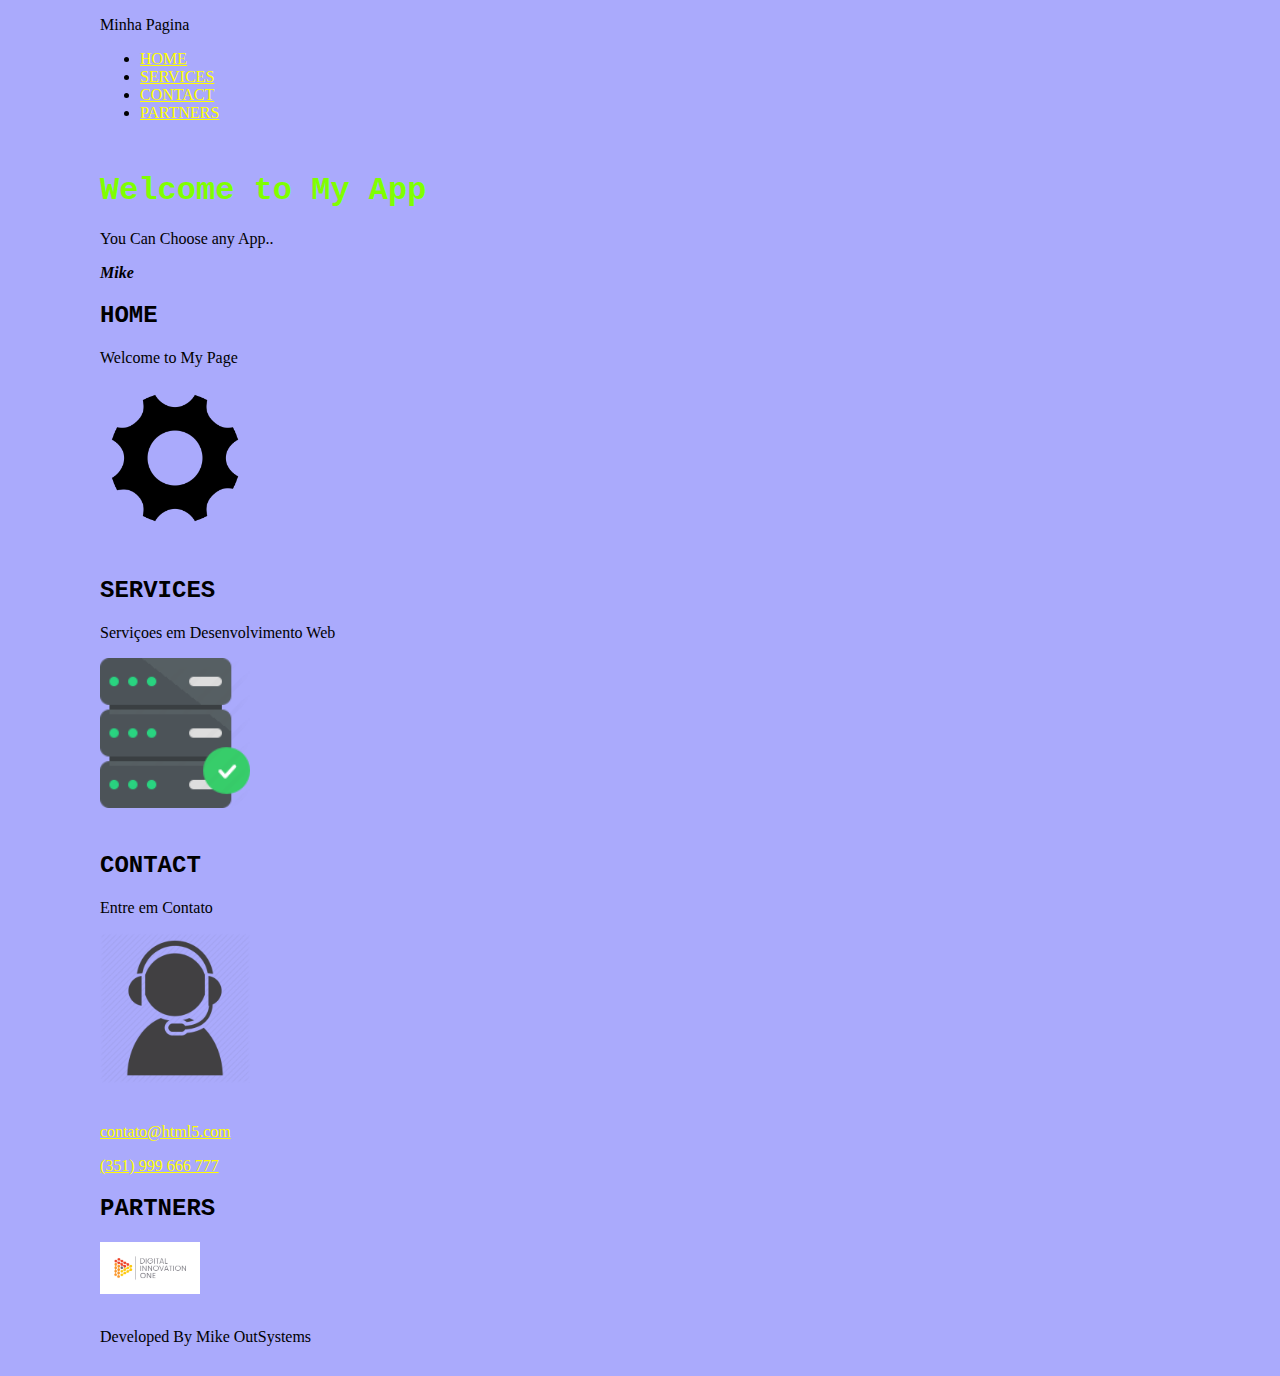
<file: index.html>
<!DOCTYPE html>
<html lang="pt-br">
    <head>
        <meta charset="utf-8">
        <title>My App</title>
        <link rel="stylesheet" type="text/css" href="css/style.css">
    </head>

    <body>
        <nav>
            <p>Minha Pagina</p>
            <ul>
                <li><a href="#home">HOME</a></li>
                <li><a href="#services">SERVICES</a></li>
                <li><a href="#contact">CONTACT</a></li>
                <li><a href="#partners">PARTNERS</a></li>
            </ul>
        </nav>
        
        <header>
            <h1>Welcome to My App</h1>
            <p>
                You Can Choose any App..
            </p>
            <b><i>Mike</i></b>
        </header>
        <section id="home">
            <h2>HOME</h2>
            <p>
                Welcome to My Page <br>
                
            </p>
            <div>
            <img src="/img/LOG.png" class="img_padrao">
            </div>
        </section>
        <section id="services">
            <h2>SERVICES</h2>
            <p>
                Serviçoes em Desenvolvimento Web <br>

            </p>
            <div>
            <img src="/img/ActionServerIcon.png" class="img_padrao" >
            </div>
        </section>
        <section id="contact">
            <h2>CONTACT</h2>
            <p>Entre em Contato</p>
            <div>
            <img src="/img/eTicket_Data.png" class="img_padrao">
            <p><a href="mailto:contato@html5.com">contato@html5.com</a> </p>
            <p><a href="tel:351999666777">(351) 999 666 777</a> </p>
            </div>
        </section>
        <section>
            <h2>PARTNERS</h2>
            <div>
                <a href="https://web.digitalinnovation.one/" target="_blank">
                    <img src="/img/cover_dio.jpg" alt="DigitalInnovationOne" class="img_partners"> </a>
            </div>
        </section>

        <footer>
            Developed By Mike OutSystems
        </footer>
    </body>
</html>
</file>
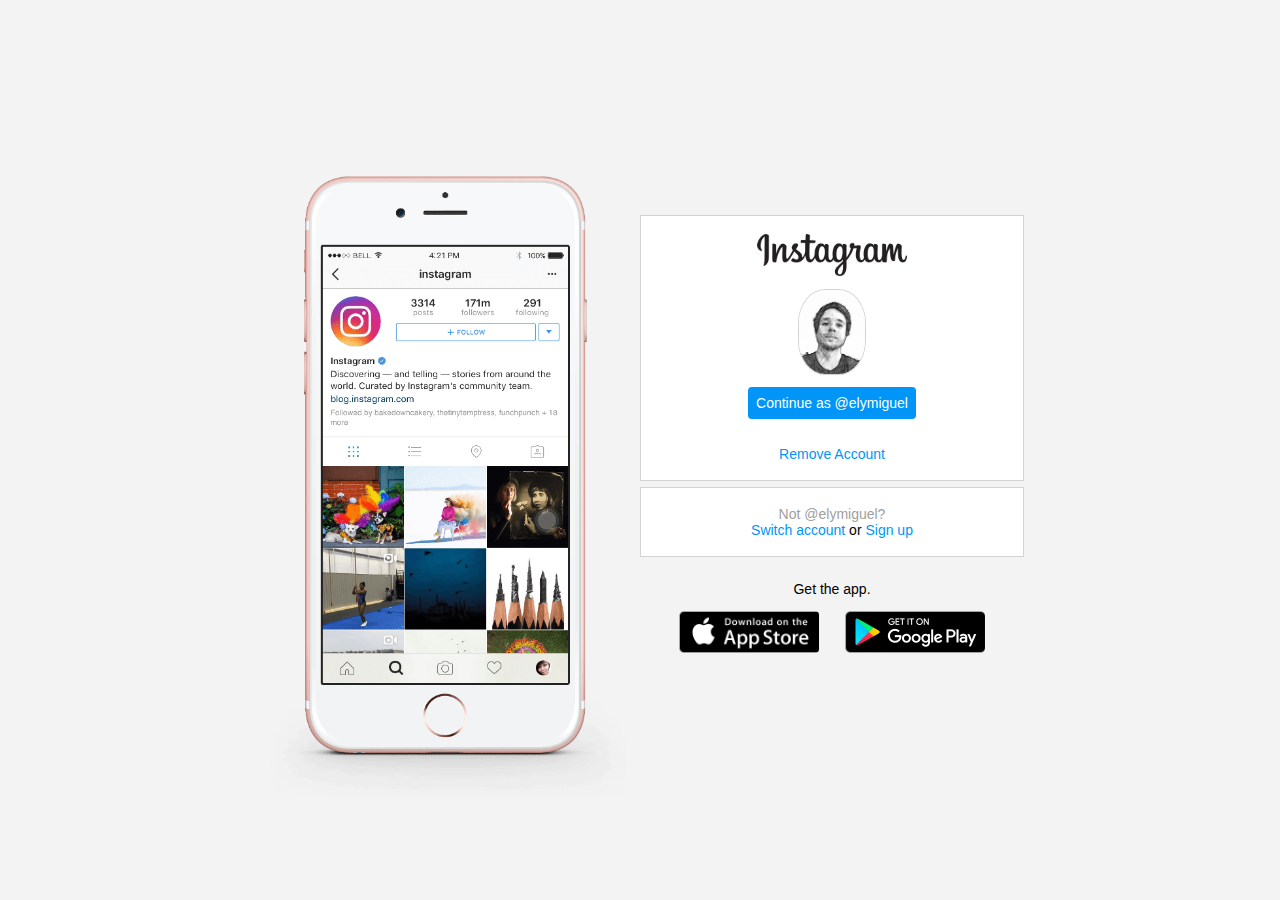
<file: instagram-page/index.html>
<!DOCTYPE html>
<html lang="en">
    <head>
        <!-- META -->
        <meta charset="UTF-8">
        <meta name="viewport" content="width=device-width, initial-scale=1.0">
        <!-- LINK -->
        <link rel="stylesheet" href="style.css">
        <!-- TITLE -->
        <title>Instagram</title>
    </head>
    <body>
        <div class="instagram-wrapper">

            <div class="instagram-left-side">
                <img src="./img/instagram-celular.png" alt="instragram phone">
            </div>

            <div class="instagram-right-side">
                <div class="card-group">
                    <img src="./img/instagram-logo.png" class="instagram-logo" alt="instagram logo">
                    <div class="profile-photo">
                        <img src="./img/mikedrawin.png" alt="profile photo">
                    </div>
                    <a href="#" class="instagram-login">Continue as @elymiguel</a>
                    <a href="#" class="instagram-logout">Remove Account</a>
                </div>
                <div class="card-group">
                    <p class="not-account">Not @elymiguel?</p>
                    <p class="switch-account">
                        <span class="link-blue">Switch account</span>
                        or
                        <span class="link-blue">Sign up</span>
                    </p>
                </div>
                <div class="get-the-app">
                    <p class="get-app">Get the app.</p>
                    <div class="download">
                        <a href="#" class="app-download"></a>
                        <a href="#" class="app-download"></a>
                    </div>
                </div>

            </div>


        </div>

    </body>
</html>
</file>
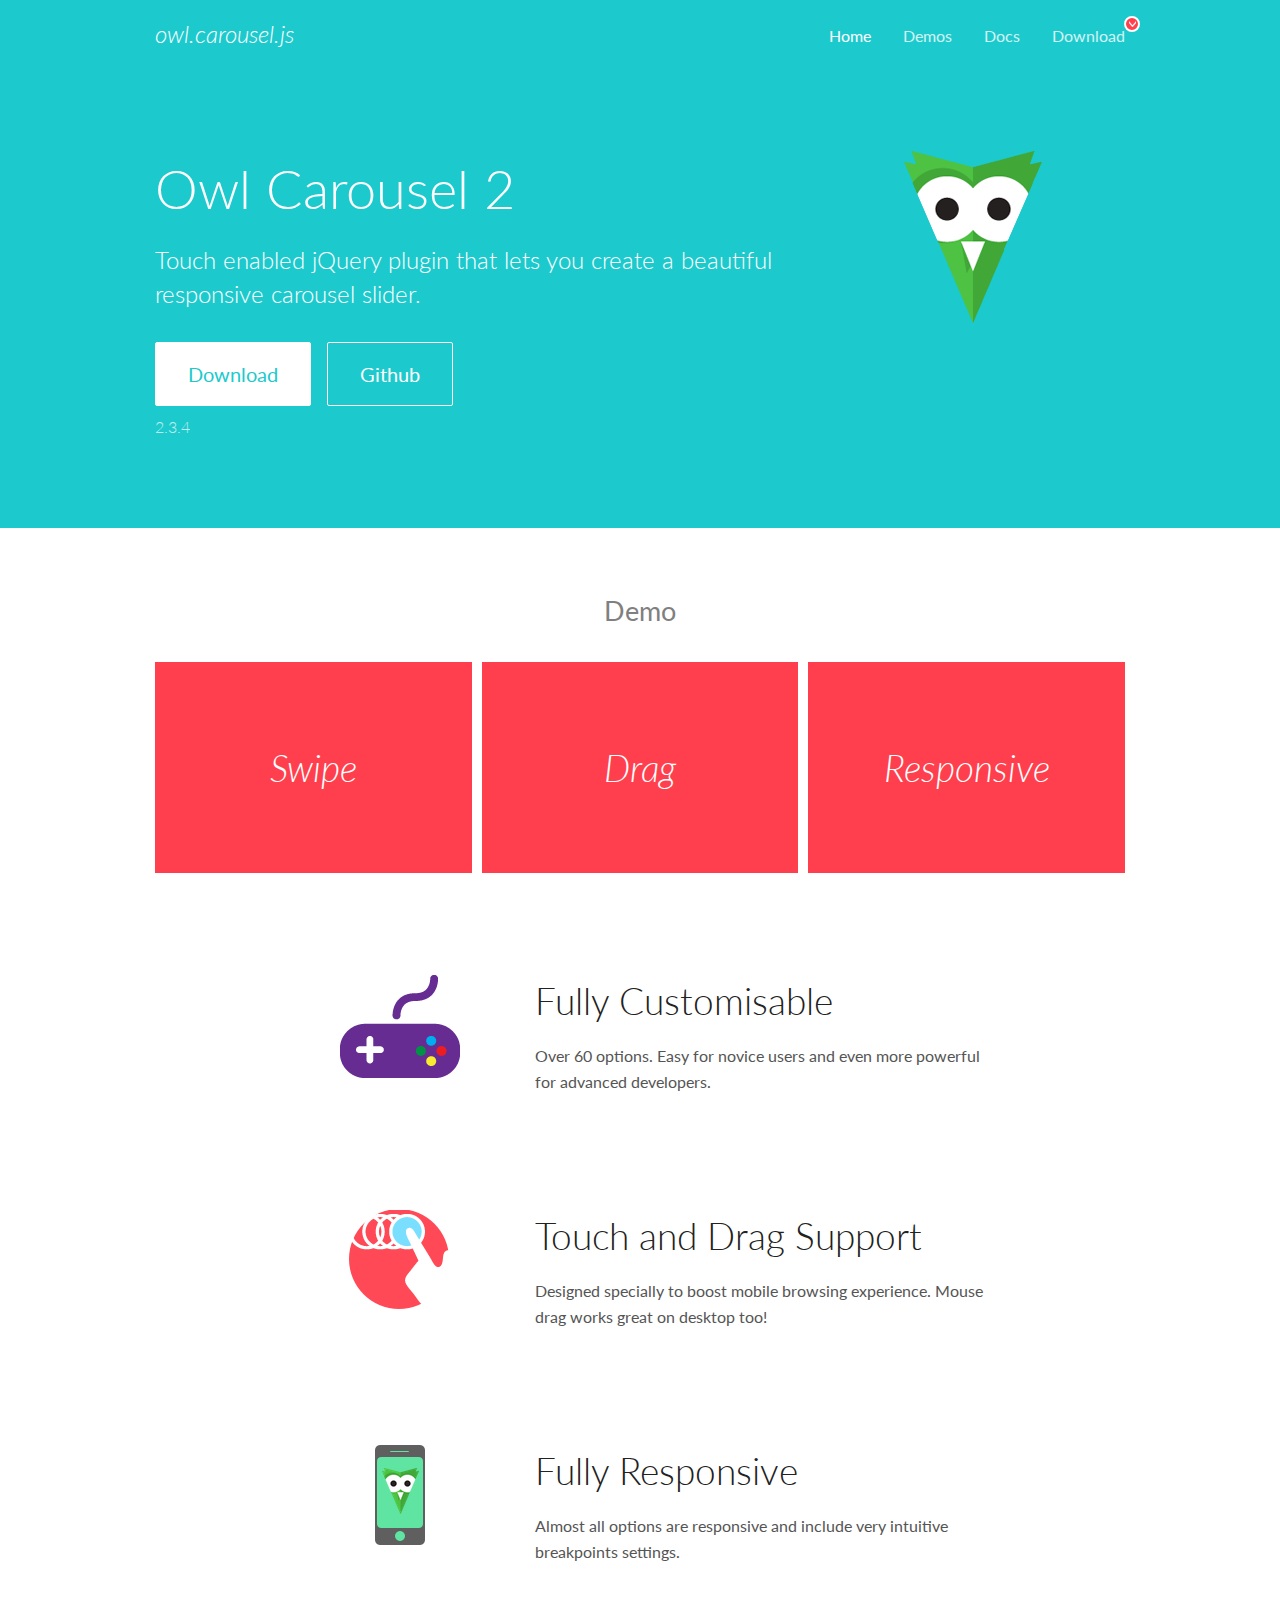
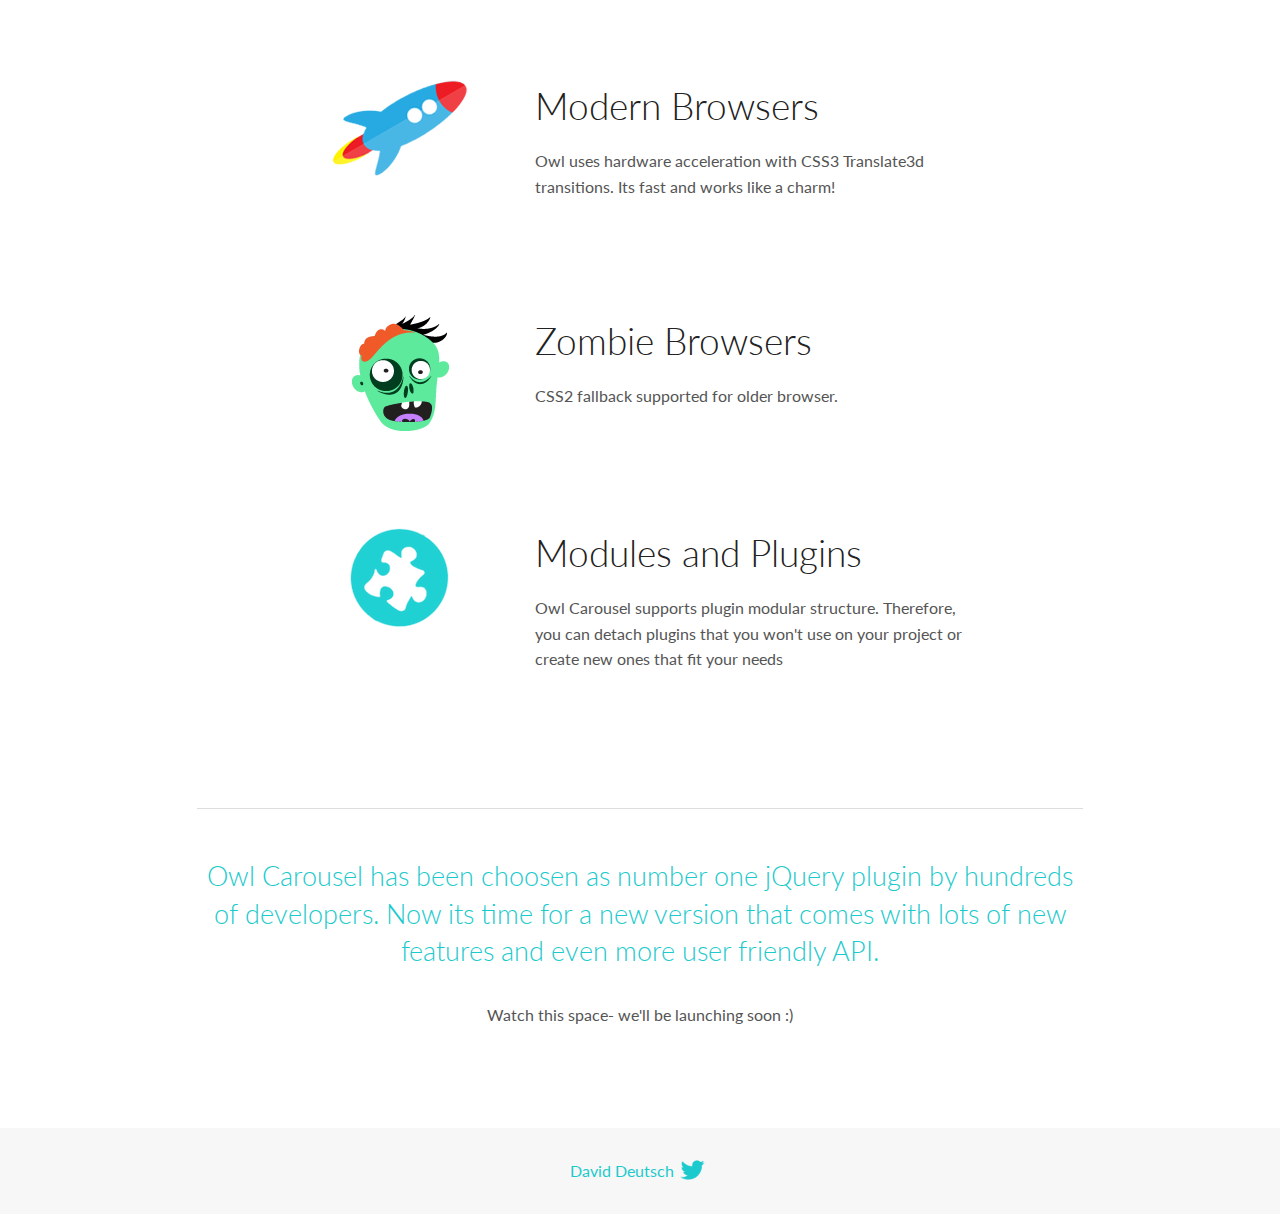
<file: netflix-page/OwlCarousel2-2.3.4/docs/index.html>
<!DOCTYPE html>
<html lang="en">
  <head>

    <!-- head -->
    <meta charset="utf-8">
    <meta name="msapplication-tap-highlight" content="no" />
    <meta name="viewport" content="width=device-width, initial-scale=1.0" />
    <meta name="description" content="Touch enabled jQuery plugin that lets you create beautiful responsive carousel slider.">
    <meta name="author" content="David Deutsch">
    <title>
      Home | Owl Carousel | 2.3.4
    </title>

    <!-- Stylesheets -->
    <link href='https://fonts.googleapis.com/css?family=Lato:300,400,700,400italic,300italic' rel='stylesheet' type='text/css'>
    <link rel="stylesheet" href="assets/css/docs.theme.min.css">

    <!-- Owl Stylesheets -->
    <link rel="stylesheet" href="assets/owlcarousel/assets/owl.carousel.min.css">
    <link rel="stylesheet" href="assets/owlcarousel/assets/owl.theme.default.min.css">

    <!-- HTML5 shim and Respond.js IE8 support of HTML5 elements and media queries -->

    <!--[if lt IE 9]>
      <script src="https://oss.maxcdn.com/libs/html5shiv/3.7.0/html5shiv.js"></script>
      <script src="https://oss.maxcdn.com/libs/respond.js/1.3.0/respond.min.js"></script>
    <![endif]-->

    <!-- Favicons -->
    <link rel="apple-touch-icon-precomposed" sizes="144x144" href="assets/ico/apple-touch-icon-144-precomposed.png">
    <link rel="shortcut icon" href="assets/ico/favicon.png">
    <link rel="shortcut icon" href="favicon.ico">

    <!-- Yeah i know js should not be in header. Its required for demos.-->

    <!-- javascript -->
    <script src="assets/vendors/jquery.min.js"></script>
    <script src="assets/owlcarousel/owl.carousel.js"></script>
  </head>
  <body>

    <!-- header -->
    <header class="header">
      <div class="row">
        <div class="large-12 columns">
          <div class="brand left">
            <h3>
              <a href="/OwlCarousel2/">owl.carousel.js</a> 
            </h3>
          </div>
          <a id="toggle-nav" class="right">
            <span></span> <span></span> <span></span> 
          </a> 
          <div class="nav-bar">
            <ul class="clearfix">
              <li class="active">
                <a href="/OwlCarousel2/index.html">Home</a> 
              </li>
              <li> <a href="/OwlCarousel2/demos/demos.html">Demos</a>  </li>
              <li> <a href="/OwlCarousel2/docs/started-welcome.html">Docs</a>  </li>
              <li>
                <a href="https://github.com/OwlCarousel2/OwlCarousel2/archive/2.3.4.zip">Download</a> 
                <span class="download"></span> 
              </li>
            </ul>
          </div>
        </div>
      </div>
    </header>

    <!-- home panel -->
    <section id="hero">
      <div class="row">
        <div class="large-8 medium-8 columns">
          <h1>Owl Carousel 2</h1>
          <h4>Touch enabled jQuery plugin that lets you create a beautiful responsive carousel slider.</h4>
          <a href="https://github.com/OwlCarousel2/OwlCarousel2/archive/2.3.4.zip" class="hero-button">Download</a> 
          <a href="https://github.com/OwlCarousel2/OwlCarousel2" class="hero-button outline">Github</a> 
          <p>2.3.4</p>
        </div>
        <div class="large-4 medium-4 columns">
          <img class="owl-logo" src="assets/img/owl-logo.png" alt="mr. Owl">
        </div>
      </div>
    </section>

    <!-- body -->
    <div class="home-demo">
      <div class="row">
        <div class="large-12 columns">
          <h3>Demo</h3>
          <div class="owl-carousel">
            <div class="item">
              <h2>Swipe</h2>
            </div>
            <div class="item">
              <h2>Drag</h2>
            </div>
            <div class="item">
              <h2>Responsive</h2>
            </div>
            <div class="item">
              <h2>CSS3</h2>
            </div>
            <div class="item">
              <h2>Fast</h2>
            </div>
            <div class="item">
              <h2>Easy</h2>
            </div>
            <div class="item">
              <h2>Free</h2>
            </div>
            <div class="item">
              <h2>Upgradable</h2>
            </div>
            <div class="item">
              <h2>Tons of options</h2>
            </div>
            <div class="item">
              <h2>Infinity</h2>
            </div>
            <div class="item">
              <h2>Auto Width</h2>
            </div>
          </div>
        </div>
      </div>
    </div>
    <script>
      var owl = $('.owl-carousel');
      owl.owlCarousel({
        margin: 10,
        loop: true,
        responsive: {
          0: {
            items: 1
          },
          600: {
            items: 2
          },
          1000: {
            items: 3
          }
        }
      })
    </script>

    <!-- features -->
    <div id="features">
      <div class="row">
        <div class="small-12 medium-9 small-centered columns">
          <section class="row feature">
            <div class="medium-4 small-12 columns">
              <img src="assets/img/feature-options.png" alt="">
            </div>
            <div class="medium-8 small-12 columns">
              <h2>Fully Customisable</h2>
              <p>Over 60 options. Easy for novice users and even more powerful for advanced developers.</p>
            </div>
          </section>
          <section class="row feature">
            <div class="medium-4 small-12 columns">
              <img src="assets/img/feature-drag.png" alt="">
            </div>
            <div class="medium-8 small-12 columns">
              <h2>Touch and Drag Support</h2>
              <p>Designed specially to boost mobile browsing experience. Mouse drag works great on desktop too!</p>
            </div>
          </section>
          <section class="row feature">
            <div class="medium-4 small-12 columns">
              <img src="assets/img/feature-responsive.png" alt="">
            </div>
            <div class="medium-8 small-12 columns">
              <h2>Fully Responsive</h2>
              <p>Almost all options are responsive and include very intuitive breakpoints settings.</p>
            </div>
          </section>
          <section class="row feature">
            <div class="medium-4 small-12 columns">
              <img src="assets/img/feature-modern.png" alt="">
            </div>
            <div class="medium-8 small-12 columns">
              <h2>Modern Browsers</h2>
              <p>Owl uses hardware acceleration with CSS3 Translate3d transitions. Its fast and works like a charm! </p>
            </div>
          </section>
          <section class="row feature">
            <div class="medium-4 small-12 columns">
              <img src="assets/img/feature-zombie.png" alt="">
            </div>
            <div class="medium-8 small-12 columns">
              <h2>Zombie Browsers</h2>
              <p>CSS2 fallback supported for older browser.</p>
            </div>
          </section>
          <section class="row feature">
            <div class="medium-4 small-12 columns">
              <img src="assets/img/feature-module.png" alt="">
            </div>
            <div class="medium-8 small-12 columns">
              <h2>Modules and Plugins</h2>
              <p>Owl Carousel supports plugin modular structure. Therefore, you can detach plugins that you won&#x27;t use on your project or create new ones that fit your needs</p>
            </div>
          </section>
        </div>
      </div>
    </div>

    <!-- footer -->
    <section id="teaser-text">
      <div class="row">
        <div class="small-12 medium-11 small-centered columns">
          <hr>
          <h3 id="owl-carousel-has-been-choosen-as-number-one-jquery-plugin-by-hundreds-of-developers-now-its-time-for-a-new-version-that-comes-with-lots-of-new-features-and-even-more-user-friendly-api-">Owl Carousel has been choosen as number one jQuery plugin by hundreds of developers. Now its time for a new version that comes with lots of new features and even more user friendly API.</h3>
          <p>Watch this space- we&#39;ll be launching soon :)</p>
        </div>
      </div>
    </section>

    <!-- footer -->
    <footer class="footer">
      <div class="row">
        <div class="large-12 columns">
          <h5>
            <a href="/OwlCarousel2/docs/support-contact.html">David Deutsch</a> 
            <a id="custom-tweet-button" href="https://twitter.com/share?url=https://github.com/OwlCarousel2/OwlCarousel2&text=Owl Carousel - This is so awesome! " target="_blank"></a> 
          </h5>
        </div>
      </div>
    </footer>

    <!-- vendors -->
    <script src="assets/vendors/highlight.js"></script>
    <script src="assets/js/app.js"></script>
  </body>
</html>
</file>
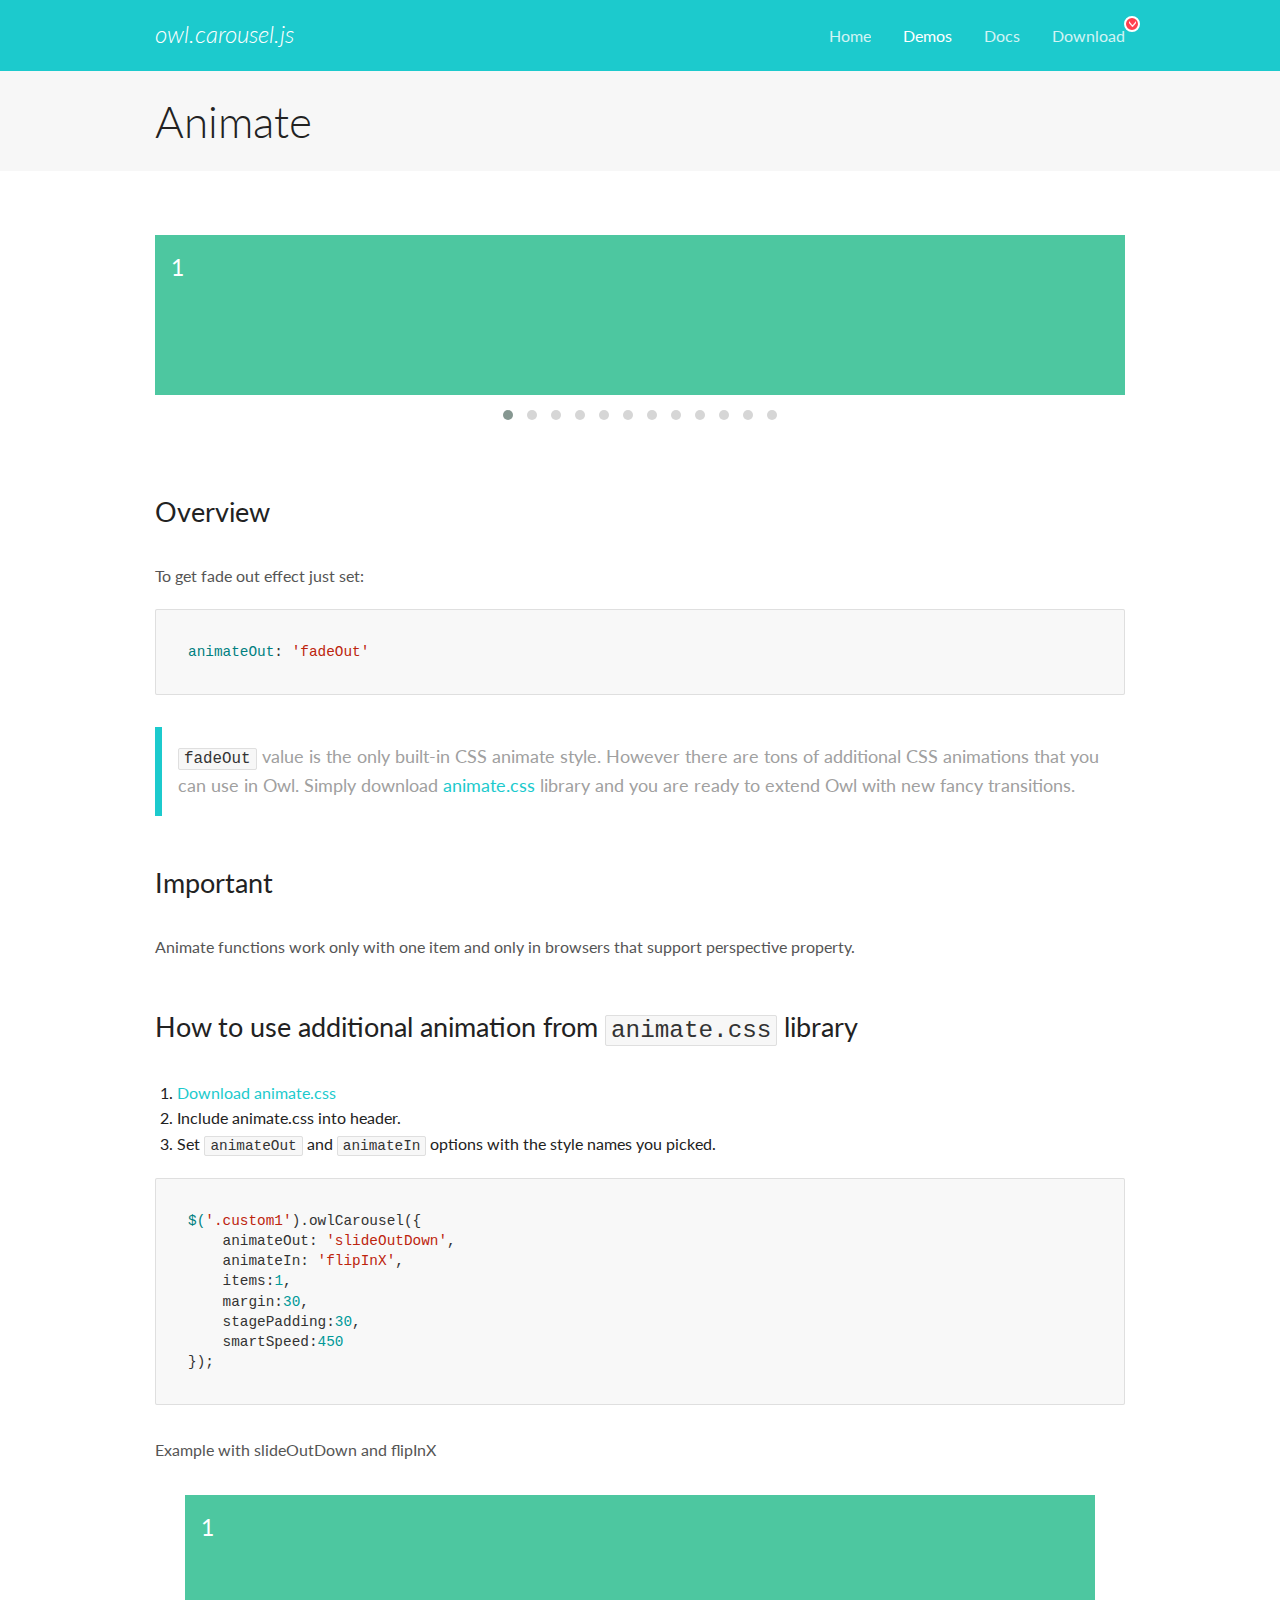
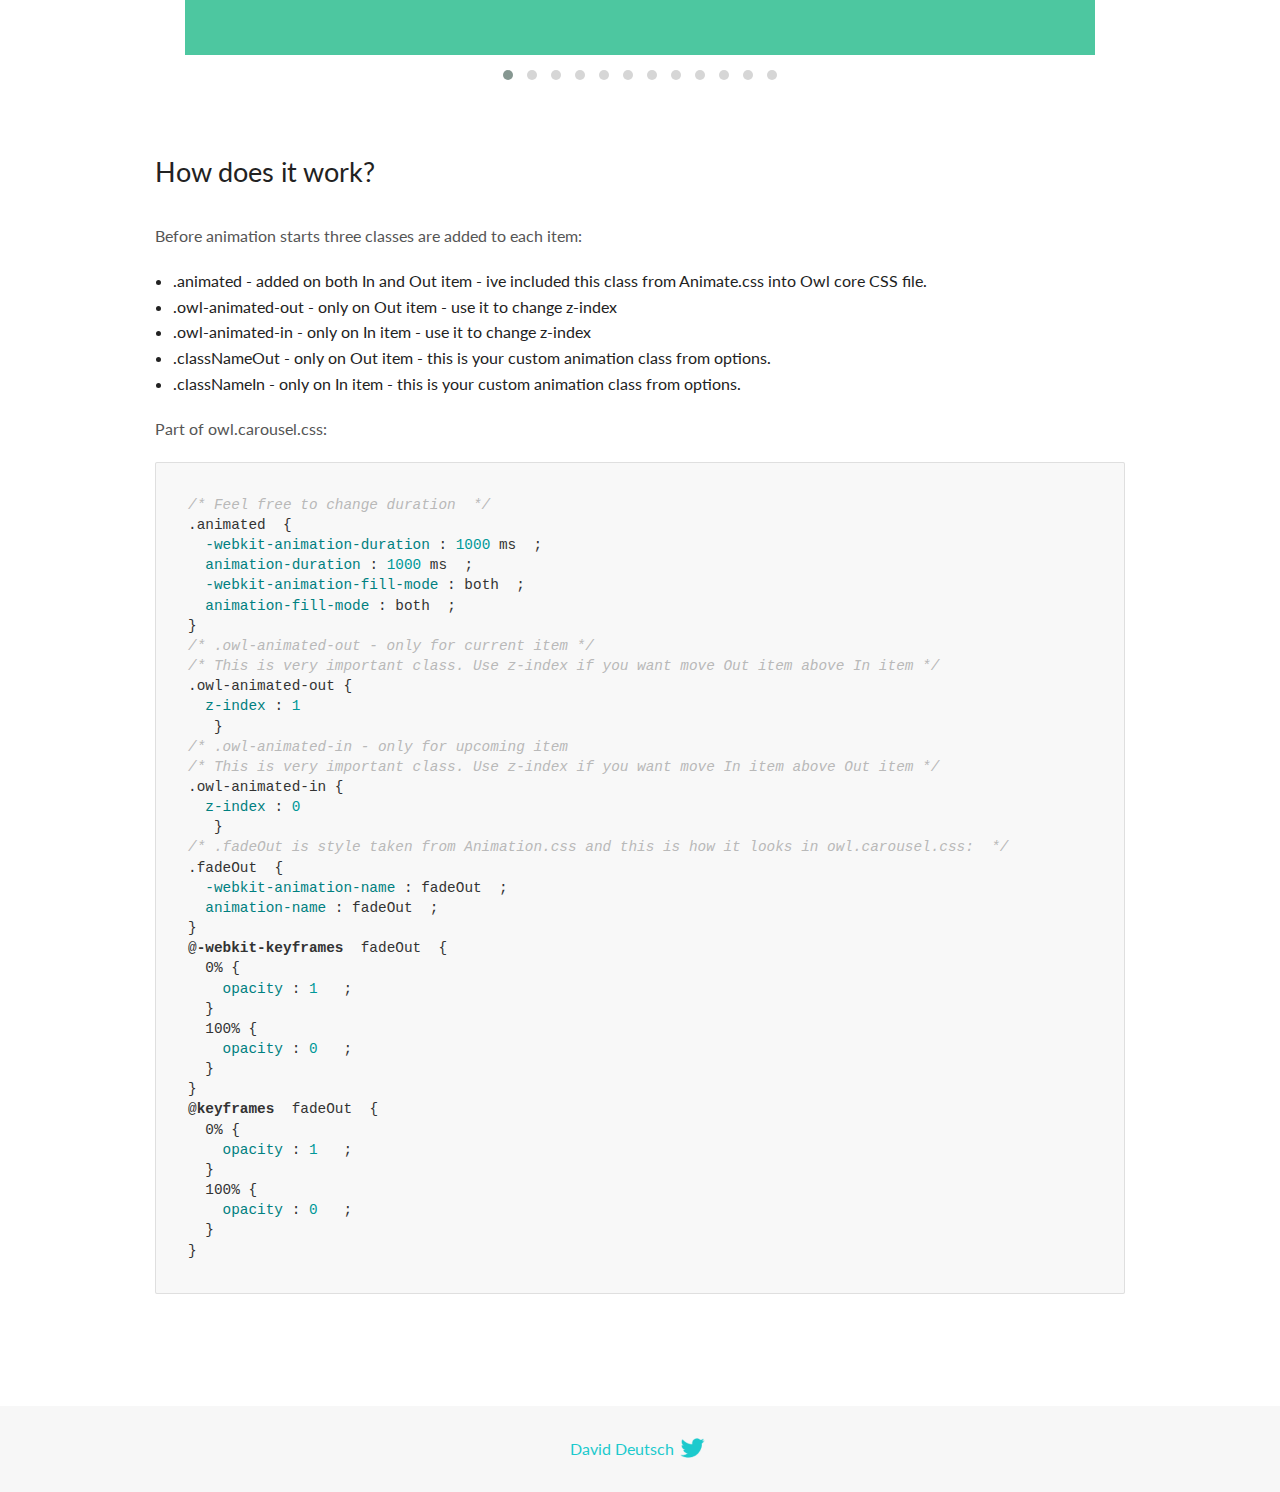
<file: netflix-page/OwlCarousel2-2.3.4/docs/demos/animate.html>
<!DOCTYPE html>
<html lang="en">
  <head>

    <!-- head -->
    <meta charset="utf-8">
    <meta name="msapplication-tap-highlight" content="no" />
    <meta name="viewport" content="width=device-width, initial-scale=1.0" />
    <meta name="description" content="Animate carousel">
    <meta name="author" content="David Deutsch">
    <title>
      Animate Demo | Owl Carousel | 2.3.4
    </title>

    <!-- Stylesheets -->
    <link href='https://fonts.googleapis.com/css?family=Lato:300,400,700,400italic,300italic' rel='stylesheet' type='text/css'>
    <link rel="stylesheet" href="../assets/css/docs.theme.min.css">

    <!-- Owl Stylesheets -->
    <link rel="stylesheet" href="../assets/owlcarousel/assets/owl.carousel.min.css">
    <link rel="stylesheet" href="../assets/owlcarousel/assets/owl.theme.default.min.css">

    <!-- HTML5 shim and Respond.js IE8 support of HTML5 elements and media queries -->

    <!--[if lt IE 9]>
      <script src="https://oss.maxcdn.com/libs/html5shiv/3.7.0/html5shiv.js"></script>
      <script src="https://oss.maxcdn.com/libs/respond.js/1.3.0/respond.min.js"></script>
    <![endif]-->

    <!-- Favicons -->
    <link rel="apple-touch-icon-precomposed" sizes="144x144" href="../assets/ico/apple-touch-icon-144-precomposed.png">
    <link rel="shortcut icon" href="../assets/ico/favicon.png">
    <link rel="shortcut icon" href="favicon.ico">

    <!-- Yeah i know js should not be in header. Its required for demos.-->

    <!-- javascript -->
    <script src="../assets/vendors/jquery.min.js"></script>
    <script src="../assets/owlcarousel/owl.carousel.js"></script>
  </head>
  <body>

    <!-- header -->
    <header class="header">
      <div class="row">
        <div class="large-12 columns">
          <div class="brand left">
            <h3>
              <a href="/OwlCarousel2/">owl.carousel.js</a> 
            </h3>
          </div>
          <a id="toggle-nav" class="right">
            <span></span> <span></span> <span></span> 
          </a> 
          <div class="nav-bar">
            <ul class="clearfix">
              <li> <a href="/OwlCarousel2/index.html">Home</a>  </li>
              <li class="active">
                <a href="/OwlCarousel2/demos/demos.html">Demos</a> 
              </li>
              <li> <a href="/OwlCarousel2/docs/started-welcome.html">Docs</a>  </li>
              <li>
                <a href="https://github.com/OwlCarousel2/OwlCarousel2/archive/2.3.4.zip">Download</a> 
                <span class="download"></span> 
              </li>
            </ul>
          </div>
        </div>
      </div>
    </header>

    <!-- title -->
    <section class="title">
      <div class="row">
        <div class="large-12 columns">
          <h1>Animate</h1>
        </div>
      </div>
    </section>

    <!--  Demos -->
    <section id="demos">
      <div class="row">
        <div class="large-12 columns">
          <div class="fadeOut owl-carousel owl-theme">
            <div class="item">
              <h4>1</h4>
            </div>
            <div class="item">
              <h4>2</h4>
            </div>
            <div class="item">
              <h4>3</h4>
            </div>
            <div class="item">
              <h4>4</h4>
            </div>
            <div class="item">
              <h4>5</h4>
            </div>
            <div class="item">
              <h4>6</h4>
            </div>
            <div class="item">
              <h4>7</h4>
            </div>
            <div class="item">
              <h4>8</h4>
            </div>
            <div class="item">
              <h4>9</h4>
            </div>
            <div class="item">
              <h4>10</h4>
            </div>
            <div class="item">
              <h4>11</h4>
            </div>
            <div class="item">
              <h4>12</h4>
            </div>
          </div>
          <h3 id="overview">Overview</h3>
          <p>To get fade out effect just set:</p>
          <pre><code>animateOut: &#39;fadeOut&#39;</code></pre>
          <blockquote>
            <p><code>fadeOut</code> value is the only built-in CSS animate style. However there are tons of additional CSS animations that you can use in Owl. Simply download
              <a href="https://daneden.github.io/animate.css/">animate.css</a>  library and you are ready to extend Owl with new fancy transitions.</p>
          </blockquote>
          <h3 id="important">Important</h3>
          <p>Animate functions work only with one item and only in browsers that support perspective property.</p>
          <h3 id="how-to-use-additional-animation-from-animate-css-library">How to use additional animation from <code>animate.css</code> library</h3>
          <ol>
            <li> <a href="https://daneden.github.io/animate.css/">Download animate.css</a>  </li>
            <li>Include animate.css into header.</li>
            <li>Set <code>animateOut</code> and <code>animateIn</code> options with the style names you picked.</li>
          </ol>
          <pre><code>$(&#39;.custom1&#39;).owlCarousel({
    animateOut: &#39;slideOutDown&#39;,
    animateIn: &#39;flipInX&#39;,
    items:1,
    margin:30,
    stagePadding:30,
    smartSpeed:450
});</code></pre>
          <p>Example with slideOutDown and flipInX</p>
          <div class="custom1 owl-carousel owl-theme">
            <div class="item">
              <h4>1</h4>
            </div>
            <div class="item">
              <h4>2</h4>
            </div>
            <div class="item">
              <h4>3</h4>
            </div>
            <div class="item">
              <h4>4</h4>
            </div>
            <div class="item">
              <h4>5</h4>
            </div>
            <div class="item">
              <h4>6</h4>
            </div>
            <div class="item">
              <h4>7</h4>
            </div>
            <div class="item">
              <h4>8</h4>
            </div>
            <div class="item">
              <h4>9</h4>
            </div>
            <div class="item">
              <h4>10</h4>
            </div>
            <div class="item">
              <h4>11</h4>
            </div>
            <div class="item">
              <h4>12</h4>
            </div>
          </div>
          <h3 id="how-does-it-work-">How does it work?</h3>
          <p>Before animation starts three classes are added to each item:</p>
          <ul>
            <li>.animated - added on both In and Out item - ive included this class from Animate.css into Owl core CSS file.</li>
            <li>.owl-animated-out - only on Out item - use it to change z-index</li>
            <li>.owl-animated-in - only on In item - use it to change z-index</li>
            <li>.classNameOut - only on Out item - this is your custom animation class from options.</li>
            <li>.classNameIn - only on In item - this is your custom animation class from options.</li>
          </ul>
          <p>Part of owl.carousel.css:</p>
          <pre><code class="language-css"><span class="comment">/* Feel free to change duration  */</span> 
<span class="class">.animated</span>  <span class="rules">{
  <span class="rule"><span class="attribute">-webkit-animation-duration</span> :<span class="value"> <span class="number">1000</span> ms</span> </span> ;
  <span class="rule"><span class="attribute">animation-duration</span> :<span class="value"> <span class="number">1000</span> ms</span> </span> ;
  <span class="rule"><span class="attribute">-webkit-animation-fill-mode</span> :<span class="value"> both</span> </span> ;
  <span class="rule"><span class="attribute">animation-fill-mode</span> :<span class="value"> both</span> </span> ;
<span class="rule">}</span> </span> 
<span class="comment">/* .owl-animated-out - only for current item */</span> 
<span class="comment">/* This is very important class. Use z-index if you want move Out item above In item */</span> 
<span class="class">.owl-animated-out</span> <span class="rules">{
  <span class="rule"><span class="attribute">z-index</span> :<span class="value"> <span class="number">1</span> 
</span> </span> </span> }
<span class="comment">/* .owl-animated-in - only for upcoming item
/* This is very important class. Use z-index if you want move In item above Out item */</span> 
<span class="class">.owl-animated-in</span> <span class="rules">{
  <span class="rule"><span class="attribute">z-index</span> :<span class="value"> <span class="number">0</span> 
</span> </span> </span> }
<span class="comment">/* .fadeOut is style taken from Animation.css and this is how it looks in owl.carousel.css:  */</span> 
<span class="class">.fadeOut</span>  <span class="rules">{
  <span class="rule"><span class="attribute">-webkit-animation-name</span> :<span class="value"> fadeOut</span> </span> ;
  <span class="rule"><span class="attribute">animation-name</span> :<span class="value"> fadeOut</span> </span> ;
<span class="rule">}</span> </span> 
<span class="at_rule">@<span class="keyword">-webkit-keyframes</span>  fadeOut </span> {
  0% <span class="rules">{
    <span class="rule"><span class="attribute">opacity</span> :<span class="value"> <span class="number">1</span> </span> </span> ;
  <span class="rule">}</span> </span> 
  100% <span class="rules">{
    <span class="rule"><span class="attribute">opacity</span> :<span class="value"> <span class="number">0</span> </span> </span> ;
  <span class="rule">}</span> </span> 
}
<span class="at_rule">@<span class="keyword">keyframes</span>  fadeOut </span> {
  0% <span class="rules">{
    <span class="rule"><span class="attribute">opacity</span> :<span class="value"> <span class="number">1</span> </span> </span> ;
  <span class="rule">}</span> </span> 
  100% <span class="rules">{
    <span class="rule"><span class="attribute">opacity</span> :<span class="value"> <span class="number">0</span> </span> </span> ;
  <span class="rule">}</span> </span> 
}</code></pre>
          <link rel="stylesheet" href="../assets/css/animate.css">
          <script>
            jQuery(document).ready(function($) {
              $('.fadeOut').owlCarousel({
                items: 1,
                animateOut: 'fadeOut',
                loop: true,
                margin: 10,
              });
              $('.custom1').owlCarousel({
                animateOut: 'slideOutDown',
                animateIn: 'flipInX',
                items: 1,
                margin: 30,
                stagePadding: 30,
                smartSpeed: 450
              });
            });
          </script>
        </div>
      </div>
    </section>

    <!-- footer -->
    <footer class="footer">
      <div class="row">
        <div class="large-12 columns">
          <h5>
            <a href="/OwlCarousel2/docs/support-contact.html">David Deutsch</a> 
            <a id="custom-tweet-button" href="https://twitter.com/share?url=https://github.com/OwlCarousel2/OwlCarousel2&text=Owl Carousel - This is so awesome! " target="_blank"></a> 
          </h5>
        </div>
      </div>
    </footer>

    <!-- vendors -->
    <script src="../assets/vendors/highlight.js"></script>
    <script src="../assets/js/app.js"></script>
  </body>
</html>
</file>
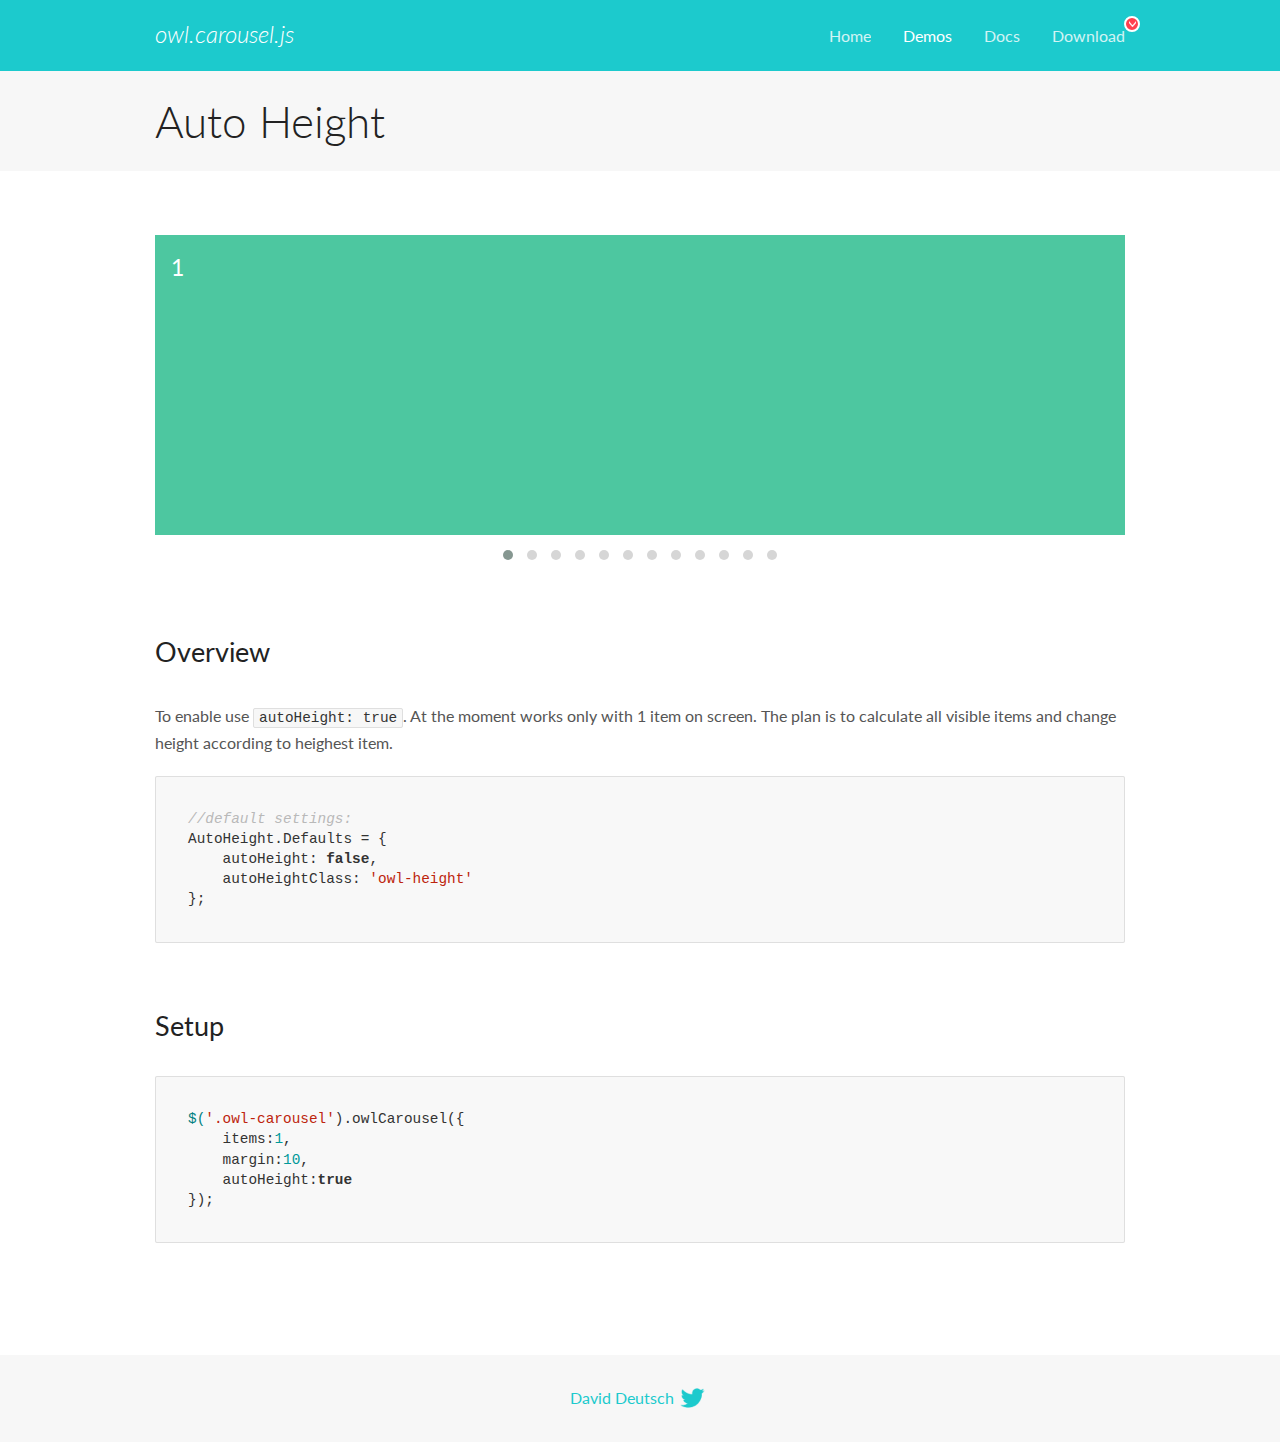
<file: netflix-page/OwlCarousel2-2.3.4/docs/demos/autoheight.html>
<!DOCTYPE html>
<html lang="en">
  <head>

    <!-- head -->
    <meta charset="utf-8">
    <meta name="msapplication-tap-highlight" content="no" />
    <meta name="viewport" content="width=device-width, initial-scale=1.0" />
    <meta name="description" content="autoHeight usage demo">
    <meta name="author" content="David Deutsch">
    <title>
      Auto Height Demo | Owl Carousel | 2.3.4
    </title>

    <!-- Stylesheets -->
    <link href='https://fonts.googleapis.com/css?family=Lato:300,400,700,400italic,300italic' rel='stylesheet' type='text/css'>
    <link rel="stylesheet" href="../assets/css/docs.theme.min.css">

    <!-- Owl Stylesheets -->
    <link rel="stylesheet" href="../assets/owlcarousel/assets/owl.carousel.min.css">
    <link rel="stylesheet" href="../assets/owlcarousel/assets/owl.theme.default.min.css">

    <!-- HTML5 shim and Respond.js IE8 support of HTML5 elements and media queries -->

    <!--[if lt IE 9]>
      <script src="https://oss.maxcdn.com/libs/html5shiv/3.7.0/html5shiv.js"></script>
      <script src="https://oss.maxcdn.com/libs/respond.js/1.3.0/respond.min.js"></script>
    <![endif]-->

    <!-- Favicons -->
    <link rel="apple-touch-icon-precomposed" sizes="144x144" href="../assets/ico/apple-touch-icon-144-precomposed.png">
    <link rel="shortcut icon" href="../assets/ico/favicon.png">
    <link rel="shortcut icon" href="favicon.ico">

    <!-- Yeah i know js should not be in header. Its required for demos.-->

    <!-- javascript -->
    <script src="../assets/vendors/jquery.min.js"></script>
    <script src="../assets/owlcarousel/owl.carousel.js"></script>
  </head>
  <body>

    <!-- header -->
    <header class="header">
      <div class="row">
        <div class="large-12 columns">
          <div class="brand left">
            <h3>
              <a href="/OwlCarousel2/">owl.carousel.js</a> 
            </h3>
          </div>
          <a id="toggle-nav" class="right">
            <span></span> <span></span> <span></span> 
          </a> 
          <div class="nav-bar">
            <ul class="clearfix">
              <li> <a href="/OwlCarousel2/index.html">Home</a>  </li>
              <li class="active">
                <a href="/OwlCarousel2/demos/demos.html">Demos</a> 
              </li>
              <li> <a href="/OwlCarousel2/docs/started-welcome.html">Docs</a>  </li>
              <li>
                <a href="https://github.com/OwlCarousel2/OwlCarousel2/archive/2.3.4.zip">Download</a> 
                <span class="download"></span> 
              </li>
            </ul>
          </div>
        </div>
      </div>
    </header>

    <!-- title -->
    <section class="title">
      <div class="row">
        <div class="large-12 columns">
          <h1>Auto Height</h1>
        </div>
      </div>
    </section>

    <!--  Demos -->
    <section id="demos">
      <div class="row">
        <div class="large-12 columns">
          <div class="owl-carousel owl-theme">
            <div class="item" style="height:300px">
              <h4>1</h4>
            </div>
            <div class="item" style="height:100px">
              <h4>2</h4>
            </div>
            <div class="item" style="height:500px">
              <h4>3</h4>
            </div>
            <div class="item" style="height:250px">
              <h4>4</h4>
            </div>
            <div class="item" style="height:400px">
              <h4>5</h4>
            </div>
            <div class="item" style="height:500px">
              <h4>6</h4>
            </div>
            <div class="item" style="height:600px">
              <h4>7</h4>
            </div>
            <div class="item" style="height:400px">
              <h4>8</h4>
            </div>
            <div class="item" style="height:300px">
              <h4>9</h4>
            </div>
            <div class="item" style="height:350px">
              <h4>10</h4>
            </div>
            <div class="item" style="height:200px">
              <h4>11</h4>
            </div>
            <div class="item" style="height:150px">
              <h4>12</h4>
            </div>
          </div>
          <h3 id="overview">Overview</h3>
          <p>To enable use <code>autoHeight: true</code>. At the moment works only with 1 item on screen. The plan is to calculate all visible items and change height according to heighest item.</p>
          <pre><code>//default settings:
AutoHeight.Defaults = {
    autoHeight: false,
    autoHeightClass: &#39;owl-height&#39;
};</code></pre>
          <h3 id="setup">Setup</h3>
          <pre><code>$(&#39;.owl-carousel&#39;).owlCarousel({
    items:1,
    margin:10,
    autoHeight:true
});</code></pre>
          <script>
            $(document).ready(function() {
              $('.owl-carousel').owlCarousel({
                items: 1,
                margin: 10,
                autoHeight: true
              });
            })
          </script>
        </div>
      </div>
    </section>

    <!-- footer -->
    <footer class="footer">
      <div class="row">
        <div class="large-12 columns">
          <h5>
            <a href="/OwlCarousel2/docs/support-contact.html">David Deutsch</a> 
            <a id="custom-tweet-button" href="https://twitter.com/share?url=https://github.com/OwlCarousel2/OwlCarousel2&text=Owl Carousel - This is so awesome! " target="_blank"></a> 
          </h5>
        </div>
      </div>
    </footer>

    <!-- vendors -->
    <script src="../assets/vendors/highlight.js"></script>
    <script src="../assets/js/app.js"></script>
  </body>
</html>
</file>
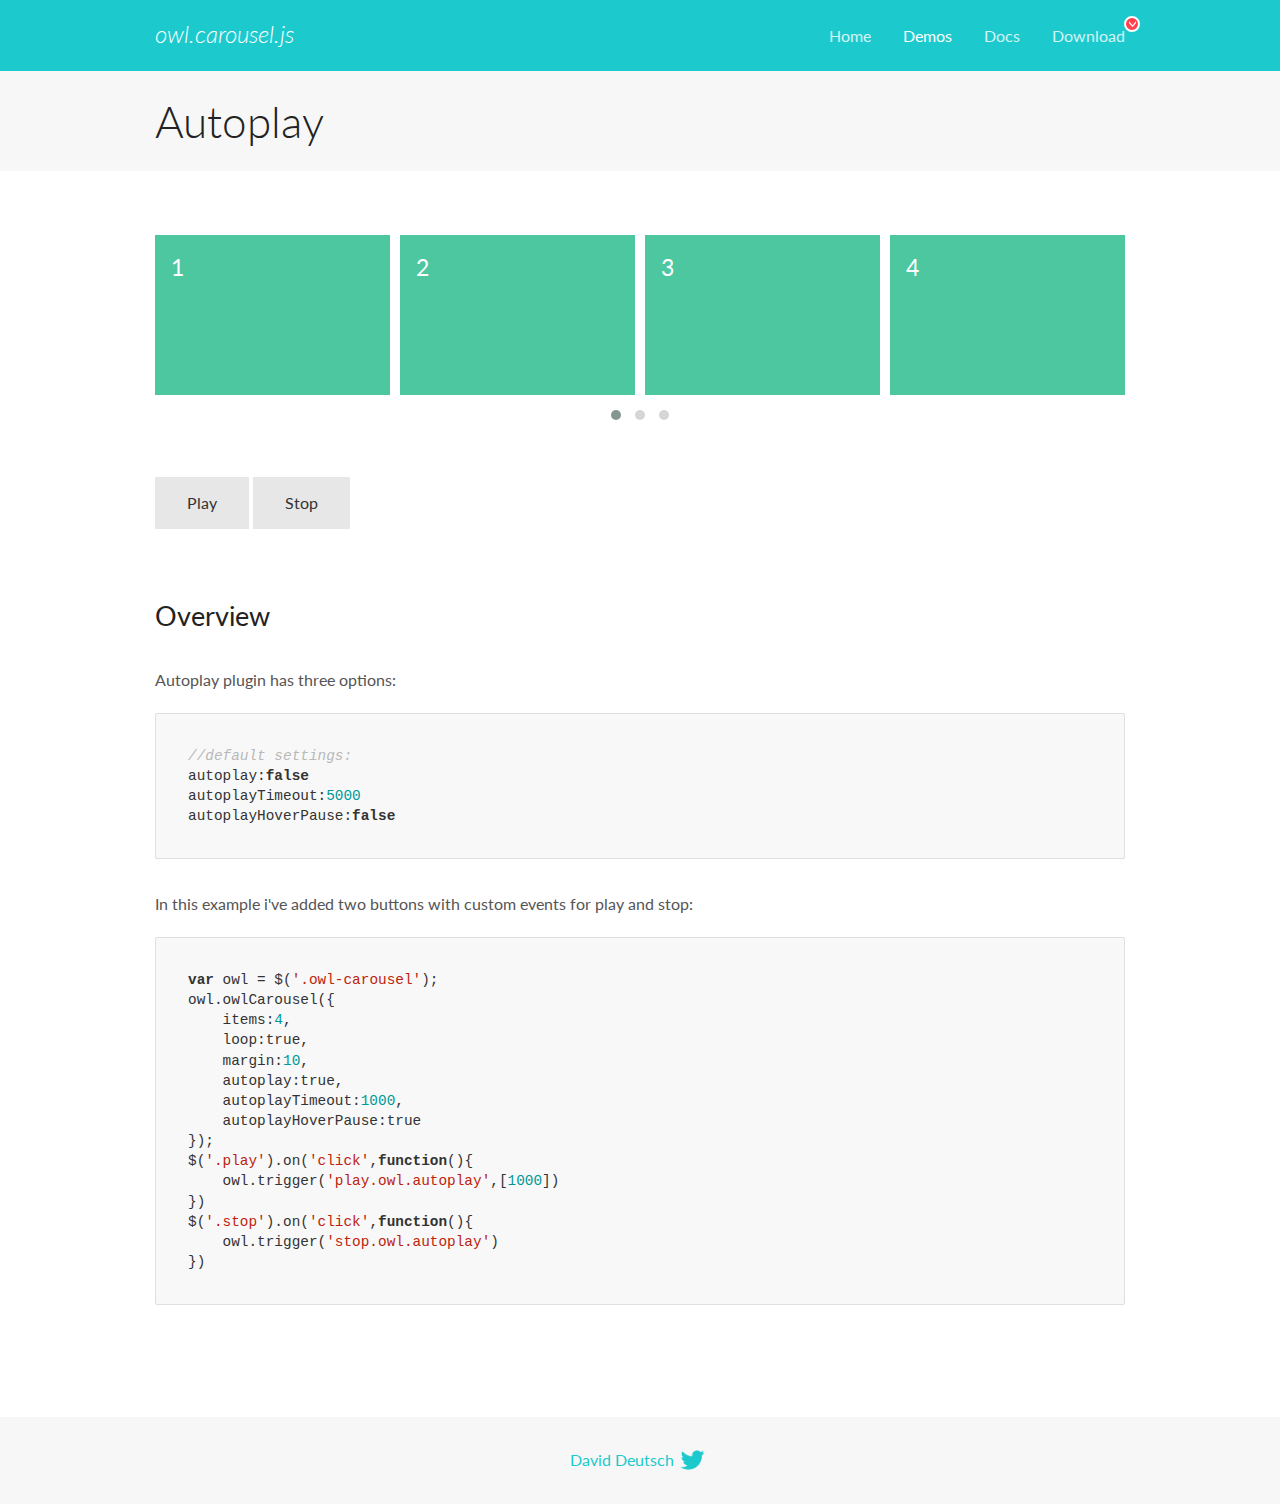
<file: netflix-page/OwlCarousel2-2.3.4/docs/demos/autoplay.html>
<!DOCTYPE html>
<html lang="en">
  <head>

    <!-- head -->
    <meta charset="utf-8">
    <meta name="msapplication-tap-highlight" content="no" />
    <meta name="viewport" content="width=device-width, initial-scale=1.0" />
    <meta name="description" content="Autoplay usage demo">
    <meta name="author" content="David Deutsch">
    <title>
      Autoplay Demo | Owl Carousel | 2.3.4
    </title>

    <!-- Stylesheets -->
    <link href='https://fonts.googleapis.com/css?family=Lato:300,400,700,400italic,300italic' rel='stylesheet' type='text/css'>
    <link rel="stylesheet" href="../assets/css/docs.theme.min.css">

    <!-- Owl Stylesheets -->
    <link rel="stylesheet" href="../assets/owlcarousel/assets/owl.carousel.min.css">
    <link rel="stylesheet" href="../assets/owlcarousel/assets/owl.theme.default.min.css">

    <!-- HTML5 shim and Respond.js IE8 support of HTML5 elements and media queries -->

    <!--[if lt IE 9]>
      <script src="https://oss.maxcdn.com/libs/html5shiv/3.7.0/html5shiv.js"></script>
      <script src="https://oss.maxcdn.com/libs/respond.js/1.3.0/respond.min.js"></script>
    <![endif]-->

    <!-- Favicons -->
    <link rel="apple-touch-icon-precomposed" sizes="144x144" href="../assets/ico/apple-touch-icon-144-precomposed.png">
    <link rel="shortcut icon" href="../assets/ico/favicon.png">
    <link rel="shortcut icon" href="favicon.ico">

    <!-- Yeah i know js should not be in header. Its required for demos.-->

    <!-- javascript -->
    <script src="../assets/vendors/jquery.min.js"></script>
    <script src="../assets/owlcarousel/owl.carousel.js"></script>
  </head>
  <body>

    <!-- header -->
    <header class="header">
      <div class="row">
        <div class="large-12 columns">
          <div class="brand left">
            <h3>
              <a href="/OwlCarousel2/">owl.carousel.js</a> 
            </h3>
          </div>
          <a id="toggle-nav" class="right">
            <span></span> <span></span> <span></span> 
          </a> 
          <div class="nav-bar">
            <ul class="clearfix">
              <li> <a href="/OwlCarousel2/index.html">Home</a>  </li>
              <li class="active">
                <a href="/OwlCarousel2/demos/demos.html">Demos</a> 
              </li>
              <li> <a href="/OwlCarousel2/docs/started-welcome.html">Docs</a>  </li>
              <li>
                <a href="https://github.com/OwlCarousel2/OwlCarousel2/archive/2.3.4.zip">Download</a> 
                <span class="download"></span> 
              </li>
            </ul>
          </div>
        </div>
      </div>
    </header>

    <!-- title -->
    <section class="title">
      <div class="row">
        <div class="large-12 columns">
          <h1>Autoplay</h1>
        </div>
      </div>
    </section>

    <!--  Demos -->
    <section id="demos">
      <div class="row">
        <div class="large-12 columns">
          <div class="owl-carousel owl-theme">
            <div class="item">
              <h4>1</h4>
            </div>
            <div class="item">
              <h4>2</h4>
            </div>
            <div class="item">
              <h4>3</h4>
            </div>
            <div class="item">
              <h4>4</h4>
            </div>
            <div class="item">
              <h4>5</h4>
            </div>
            <div class="item">
              <h4>6</h4>
            </div>
            <div class="item">
              <h4>7</h4>
            </div>
            <div class="item">
              <h4>8</h4>
            </div>
            <div class="item">
              <h4>9</h4>
            </div>
            <div class="item">
              <h4>10</h4>
            </div>
            <div class="item">
              <h4>11</h4>
            </div>
            <div class="item">
              <h4>12</h4>
            </div>
          </div>
          <a class="button secondary play">Play</a> 
          <a class="button secondary stop">Stop</a> 
          <h3 id="overview">Overview</h3>
          <p>Autoplay plugin has three options:</p>
          <pre><code>//default settings:
autoplay:false
autoplayTimeout:5000
autoplayHoverPause:false</code></pre>
          <p>In this example i&#39;ve added two buttons with custom events for play and stop:</p>
          <pre><code>var owl = $(&#39;.owl-carousel&#39;);
owl.owlCarousel({
    items:4,
    loop:true,
    margin:10,
    autoplay:true,
    autoplayTimeout:1000,
    autoplayHoverPause:true
});
$(&#39;.play&#39;).on(&#39;click&#39;,function(){
    owl.trigger(&#39;play.owl.autoplay&#39;,[1000])
})
$(&#39;.stop&#39;).on(&#39;click&#39;,function(){
    owl.trigger(&#39;stop.owl.autoplay&#39;)
})</code></pre>
          <script>
            $(document).ready(function() {
              var owl = $('.owl-carousel');
              owl.owlCarousel({
                items: 4,
                loop: true,
                margin: 10,
                autoplay: true,
                autoplayTimeout: 1000,
                autoplayHoverPause: true
              });
              $('.play').on('click', function() {
                owl.trigger('play.owl.autoplay', [1000])
              })
              $('.stop').on('click', function() {
                owl.trigger('stop.owl.autoplay')
              })
            })
          </script>
        </div>
      </div>
    </section>

    <!-- footer -->
    <footer class="footer">
      <div class="row">
        <div class="large-12 columns">
          <h5>
            <a href="/OwlCarousel2/docs/support-contact.html">David Deutsch</a> 
            <a id="custom-tweet-button" href="https://twitter.com/share?url=https://github.com/OwlCarousel2/OwlCarousel2&text=Owl Carousel - This is so awesome! " target="_blank"></a> 
          </h5>
        </div>
      </div>
    </footer>

    <!-- vendors -->
    <script src="../assets/vendors/highlight.js"></script>
    <script src="../assets/js/app.js"></script>
  </body>
</html>
</file>
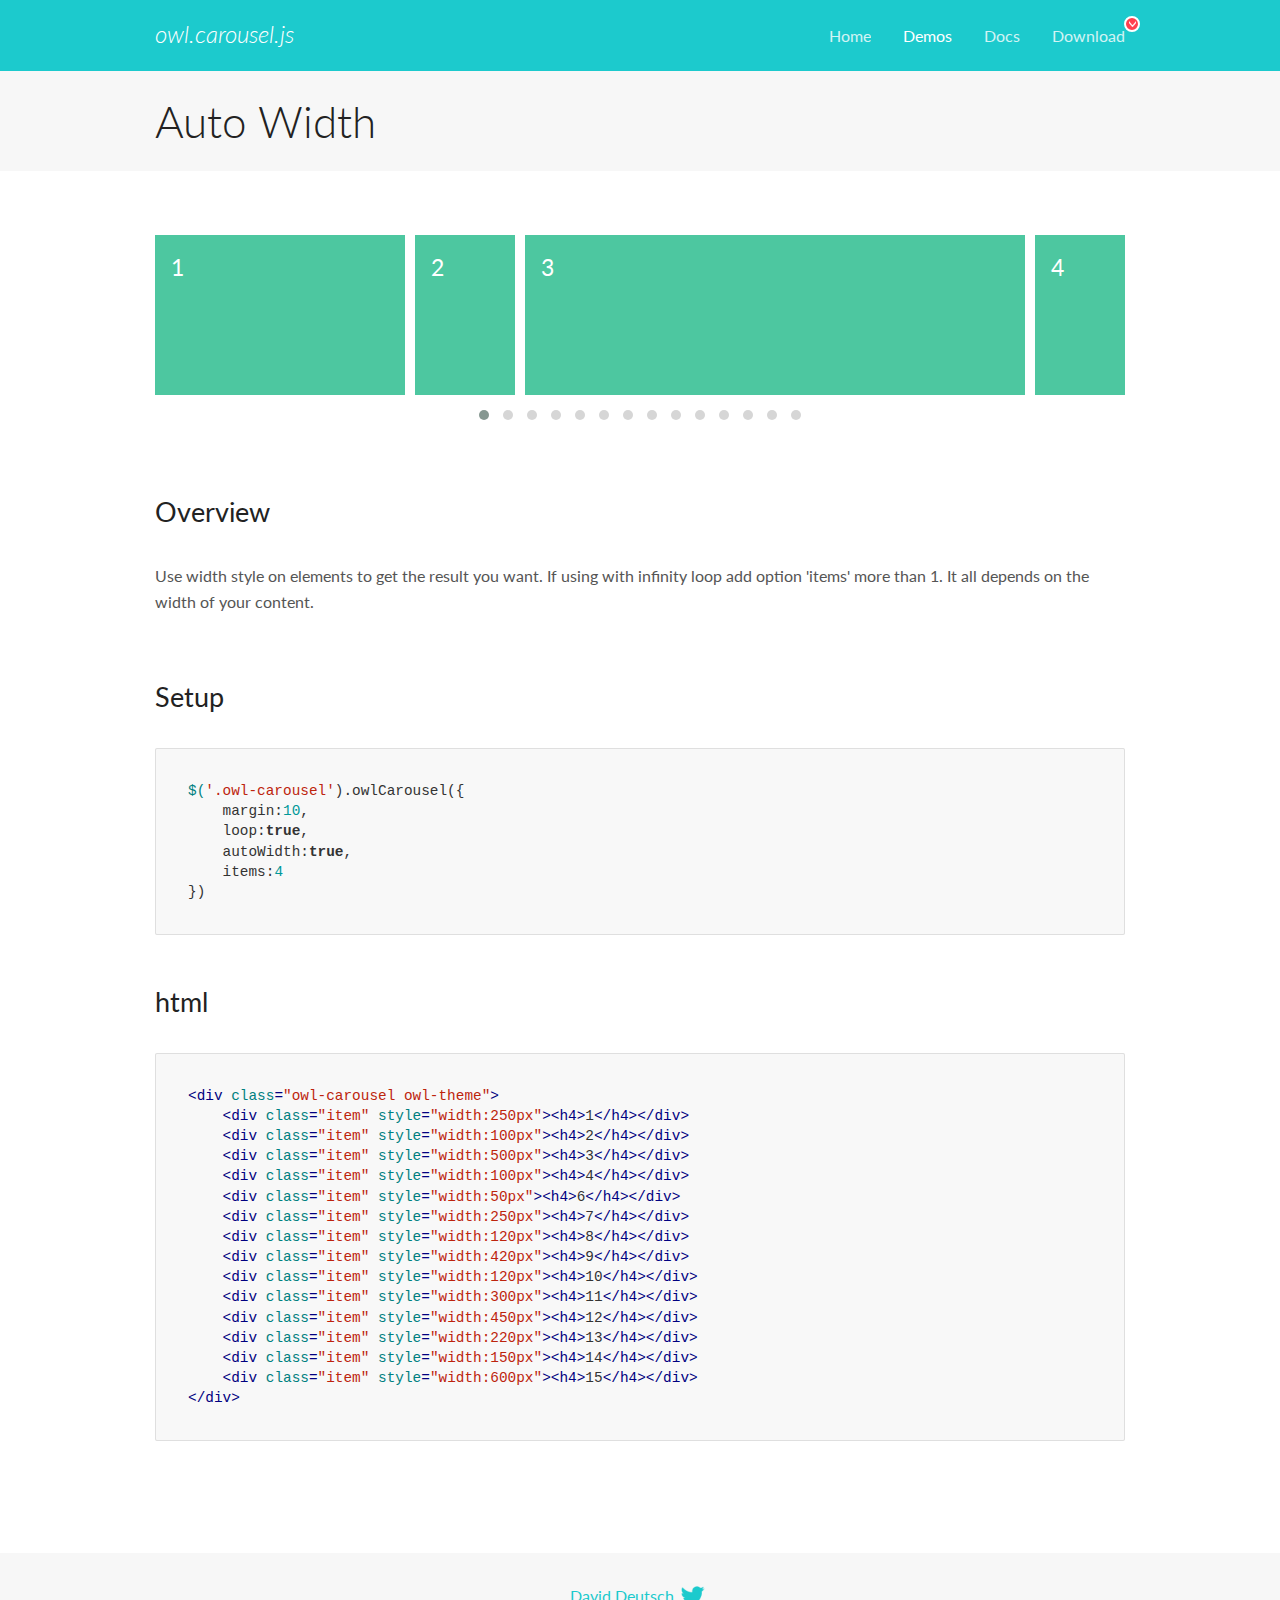
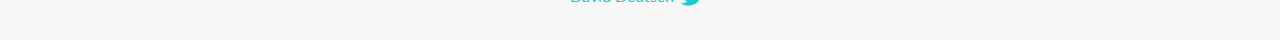
<file: netflix-page/OwlCarousel2-2.3.4/docs/demos/autowidth.html>
<!DOCTYPE html>
<html lang="en">
  <head>

    <!-- head -->
    <meta charset="utf-8">
    <meta name="msapplication-tap-highlight" content="no" />
    <meta name="viewport" content="width=device-width, initial-scale=1.0" />
    <meta name="description" content="Auto Width">
    <meta name="author" content="David Deutsch">
    <title>
      Auto Width Demo | Owl Carousel | 2.3.4
    </title>

    <!-- Stylesheets -->
    <link href='https://fonts.googleapis.com/css?family=Lato:300,400,700,400italic,300italic' rel='stylesheet' type='text/css'>
    <link rel="stylesheet" href="../assets/css/docs.theme.min.css">

    <!-- Owl Stylesheets -->
    <link rel="stylesheet" href="../assets/owlcarousel/assets/owl.carousel.min.css">
    <link rel="stylesheet" href="../assets/owlcarousel/assets/owl.theme.default.min.css">

    <!-- HTML5 shim and Respond.js IE8 support of HTML5 elements and media queries -->

    <!--[if lt IE 9]>
      <script src="https://oss.maxcdn.com/libs/html5shiv/3.7.0/html5shiv.js"></script>
      <script src="https://oss.maxcdn.com/libs/respond.js/1.3.0/respond.min.js"></script>
    <![endif]-->

    <!-- Favicons -->
    <link rel="apple-touch-icon-precomposed" sizes="144x144" href="../assets/ico/apple-touch-icon-144-precomposed.png">
    <link rel="shortcut icon" href="../assets/ico/favicon.png">
    <link rel="shortcut icon" href="favicon.ico">

    <!-- Yeah i know js should not be in header. Its required for demos.-->

    <!-- javascript -->
    <script src="../assets/vendors/jquery.min.js"></script>
    <script src="../assets/owlcarousel/owl.carousel.js"></script>
  </head>
  <body>

    <!-- header -->
    <header class="header">
      <div class="row">
        <div class="large-12 columns">
          <div class="brand left">
            <h3>
              <a href="/OwlCarousel2/">owl.carousel.js</a> 
            </h3>
          </div>
          <a id="toggle-nav" class="right">
            <span></span> <span></span> <span></span> 
          </a> 
          <div class="nav-bar">
            <ul class="clearfix">
              <li> <a href="/OwlCarousel2/index.html">Home</a>  </li>
              <li class="active">
                <a href="/OwlCarousel2/demos/demos.html">Demos</a> 
              </li>
              <li> <a href="/OwlCarousel2/docs/started-welcome.html">Docs</a>  </li>
              <li>
                <a href="https://github.com/OwlCarousel2/OwlCarousel2/archive/2.3.4.zip">Download</a> 
                <span class="download"></span> 
              </li>
            </ul>
          </div>
        </div>
      </div>
    </header>

    <!-- title -->
    <section class="title">
      <div class="row">
        <div class="large-12 columns">
          <h1>Auto Width</h1>
        </div>
      </div>
    </section>

    <!--  Demos -->
    <section id="demos">
      <div class="row">
        <div class="large-12 columns">
          <div class="owl-carousel owl-theme">
            <div class="item" style="width:250px">
              <h4>1</h4>
            </div>
            <div class="item" style="width:100px">
              <h4>2</h4>
            </div>
            <div class="item" style="width:500px">
              <h4>3</h4>
            </div>
            <div class="item" style="width:100px">
              <h4>4</h4>
            </div>
            <div class="item" style="width:50px">
              <h4>6</h4>
            </div>
            <div class="item" style="width:250px">
              <h4>7</h4>
            </div>
            <div class="item" style="width:120px">
              <h4>8</h4>
            </div>
            <div class="item" style="width:420px">
              <h4>9</h4>
            </div>
            <div class="item" style="width:120px">
              <h4>10</h4>
            </div>
            <div class="item" style="width:300px">
              <h4>11</h4>
            </div>
            <div class="item" style="width:450px">
              <h4>12</h4>
            </div>
            <div class="item" style="width:220px">
              <h4>13</h4>
            </div>
            <div class="item" style="width:150px">
              <h4>14</h4>
            </div>
            <div class="item" style="width:600px">
              <h4>15</h4>
            </div>
          </div>
          <h3 id="overview">Overview</h3>
          <p>Use width style on elements to get the result you want. If using with infinity loop add option &#39;items&#39; more than 1. It all depends on the width of your content.</p>
          <h3 id="setup">Setup</h3>
          <pre><code>$(&#39;.owl-carousel&#39;).owlCarousel({
    margin:10,
    loop:true,
    autoWidth:true,
    items:4
})</code></pre>
          <h3 id="html">html</h3>
          <pre><code>&lt;div class=&quot;owl-carousel owl-theme&quot;&gt;
    &lt;div class=&quot;item&quot; style=&quot;width:250px&quot;&gt;&lt;h4&gt;1&lt;/h4&gt;&lt;/div&gt;
    &lt;div class=&quot;item&quot; style=&quot;width:100px&quot;&gt;&lt;h4&gt;2&lt;/h4&gt;&lt;/div&gt;
    &lt;div class=&quot;item&quot; style=&quot;width:500px&quot;&gt;&lt;h4&gt;3&lt;/h4&gt;&lt;/div&gt;
    &lt;div class=&quot;item&quot; style=&quot;width:100px&quot;&gt;&lt;h4&gt;4&lt;/h4&gt;&lt;/div&gt;
    &lt;div class=&quot;item&quot; style=&quot;width:50px&quot;&gt;&lt;h4&gt;6&lt;/h4&gt;&lt;/div&gt;
    &lt;div class=&quot;item&quot; style=&quot;width:250px&quot;&gt;&lt;h4&gt;7&lt;/h4&gt;&lt;/div&gt;
    &lt;div class=&quot;item&quot; style=&quot;width:120px&quot;&gt;&lt;h4&gt;8&lt;/h4&gt;&lt;/div&gt;
    &lt;div class=&quot;item&quot; style=&quot;width:420px&quot;&gt;&lt;h4&gt;9&lt;/h4&gt;&lt;/div&gt;
    &lt;div class=&quot;item&quot; style=&quot;width:120px&quot;&gt;&lt;h4&gt;10&lt;/h4&gt;&lt;/div&gt;
    &lt;div class=&quot;item&quot; style=&quot;width:300px&quot;&gt;&lt;h4&gt;11&lt;/h4&gt;&lt;/div&gt;
    &lt;div class=&quot;item&quot; style=&quot;width:450px&quot;&gt;&lt;h4&gt;12&lt;/h4&gt;&lt;/div&gt;
    &lt;div class=&quot;item&quot; style=&quot;width:220px&quot;&gt;&lt;h4&gt;13&lt;/h4&gt;&lt;/div&gt;
    &lt;div class=&quot;item&quot; style=&quot;width:150px&quot;&gt;&lt;h4&gt;14&lt;/h4&gt;&lt;/div&gt;
    &lt;div class=&quot;item&quot; style=&quot;width:600px&quot;&gt;&lt;h4&gt;15&lt;/h4&gt;&lt;/div&gt;
&lt;/div&gt;</code></pre>
          <script>
            $(document).ready(function() {
              $('.owl-carousel').owlCarousel({
                margin: 10,
                loop: true,
                autoWidth: true,
                items: 4
              })
            })
          </script>
        </div>
      </div>
    </section>

    <!-- footer -->
    <footer class="footer">
      <div class="row">
        <div class="large-12 columns">
          <h5>
            <a href="/OwlCarousel2/docs/support-contact.html">David Deutsch</a> 
            <a id="custom-tweet-button" href="https://twitter.com/share?url=https://github.com/OwlCarousel2/OwlCarousel2&text=Owl Carousel - This is so awesome! " target="_blank"></a> 
          </h5>
        </div>
      </div>
    </footer>

    <!-- vendors -->
    <script src="../assets/vendors/highlight.js"></script>
    <script src="../assets/js/app.js"></script>
  </body>
</html>
</file>
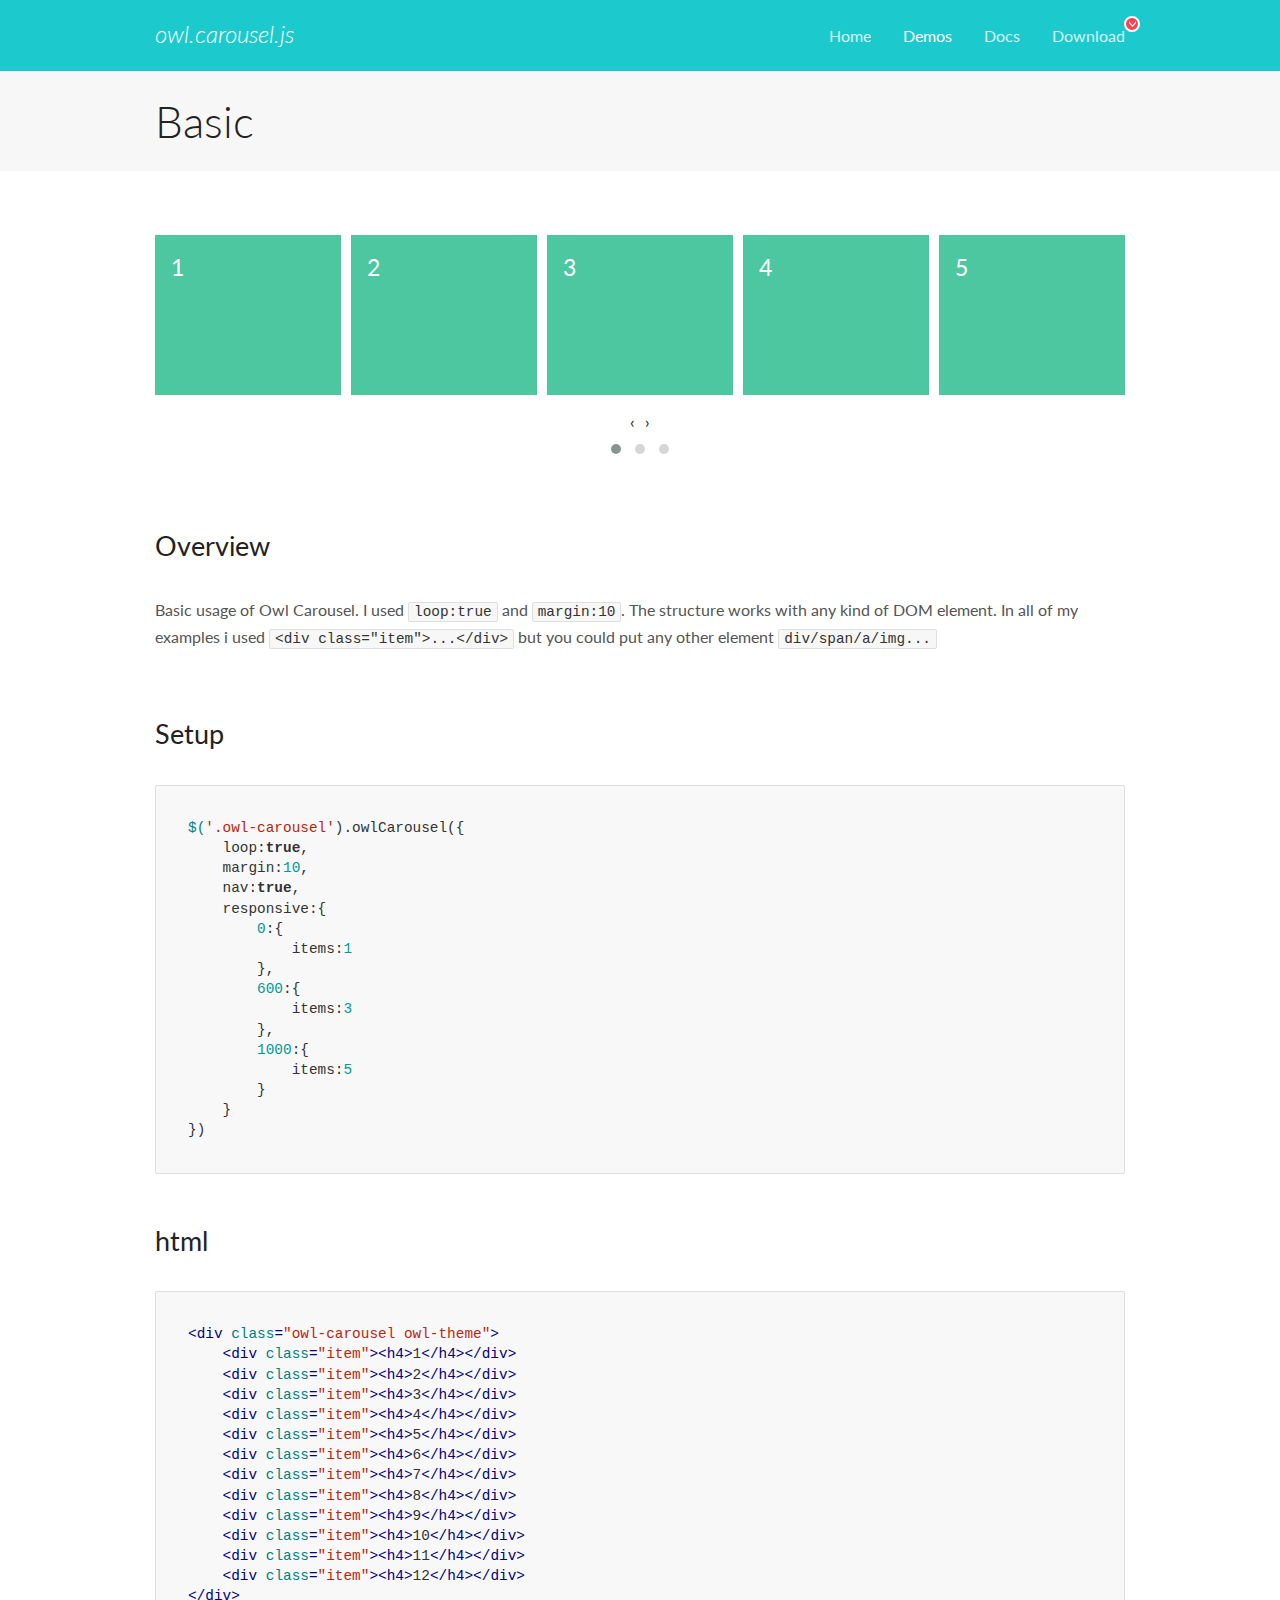
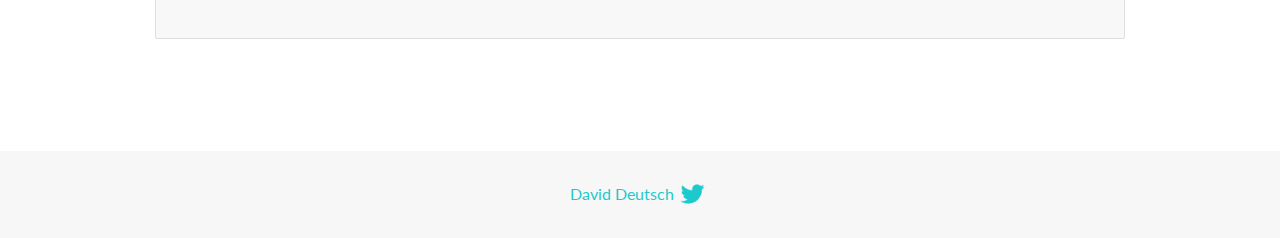
<file: netflix-page/OwlCarousel2-2.3.4/docs/demos/basic.html>
<!DOCTYPE html>
<html lang="en">
  <head>

    <!-- head -->
    <meta charset="utf-8">
    <meta name="msapplication-tap-highlight" content="no" />
    <meta name="viewport" content="width=device-width, initial-scale=1.0" />
    <meta name="description" content="Basic usage demo">
    <meta name="author" content="David Deutsch">
    <title>
      Basic Demo | Owl Carousel | 2.3.4
    </title>

    <!-- Stylesheets -->
    <link href='https://fonts.googleapis.com/css?family=Lato:300,400,700,400italic,300italic' rel='stylesheet' type='text/css'>
    <link rel="stylesheet" href="../assets/css/docs.theme.min.css">

    <!-- Owl Stylesheets -->
    <link rel="stylesheet" href="../assets/owlcarousel/assets/owl.carousel.min.css">
    <link rel="stylesheet" href="../assets/owlcarousel/assets/owl.theme.default.min.css">

    <!-- HTML5 shim and Respond.js IE8 support of HTML5 elements and media queries -->

    <!--[if lt IE 9]>
      <script src="https://oss.maxcdn.com/libs/html5shiv/3.7.0/html5shiv.js"></script>
      <script src="https://oss.maxcdn.com/libs/respond.js/1.3.0/respond.min.js"></script>
    <![endif]-->

    <!-- Favicons -->
    <link rel="apple-touch-icon-precomposed" sizes="144x144" href="../assets/ico/apple-touch-icon-144-precomposed.png">
    <link rel="shortcut icon" href="../assets/ico/favicon.png">
    <link rel="shortcut icon" href="favicon.ico">

    <!-- Yeah i know js should not be in header. Its required for demos.-->

    <!-- javascript -->
    <script src="../assets/vendors/jquery.min.js"></script>
    <script src="../assets/owlcarousel/owl.carousel.js"></script>
  </head>
  <body>

    <!-- header -->
    <header class="header">
      <div class="row">
        <div class="large-12 columns">
          <div class="brand left">
            <h3>
              <a href="/OwlCarousel2/">owl.carousel.js</a> 
            </h3>
          </div>
          <a id="toggle-nav" class="right">
            <span></span> <span></span> <span></span> 
          </a> 
          <div class="nav-bar">
            <ul class="clearfix">
              <li> <a href="/OwlCarousel2/index.html">Home</a>  </li>
              <li class="active">
                <a href="/OwlCarousel2/demos/demos.html">Demos</a> 
              </li>
              <li> <a href="/OwlCarousel2/docs/started-welcome.html">Docs</a>  </li>
              <li>
                <a href="https://github.com/OwlCarousel2/OwlCarousel2/archive/2.3.4.zip">Download</a> 
                <span class="download"></span> 
              </li>
            </ul>
          </div>
        </div>
      </div>
    </header>

    <!-- title -->
    <section class="title">
      <div class="row">
        <div class="large-12 columns">
          <h1>Basic</h1>
        </div>
      </div>
    </section>

    <!--  Demos -->
    <section id="demos">
      <div class="row">
        <div class="large-12 columns">
          <div class="owl-carousel owl-theme">
            <div class="item">
              <h4>1</h4>
            </div>
            <div class="item">
              <h4>2</h4>
            </div>
            <div class="item">
              <h4>3</h4>
            </div>
            <div class="item">
              <h4>4</h4>
            </div>
            <div class="item">
              <h4>5</h4>
            </div>
            <div class="item">
              <h4>6</h4>
            </div>
            <div class="item">
              <h4>7</h4>
            </div>
            <div class="item">
              <h4>8</h4>
            </div>
            <div class="item">
              <h4>9</h4>
            </div>
            <div class="item">
              <h4>10</h4>
            </div>
            <div class="item">
              <h4>11</h4>
            </div>
            <div class="item">
              <h4>12</h4>
            </div>
          </div>
          <h3 id="overview">Overview</h3>
          <p>Basic usage of Owl Carousel. I used <code>loop:true</code> and <code>margin:10</code>. The structure works with any kind of DOM element. In all of my examples i used <code>&lt;div class=&quot;item&quot;&gt;...&lt;/div&gt;</code> but you could
            put any other element <code>div/span/a/img...</code></p>
          <h3 id="setup">Setup</h3>
          <pre><code>$(&#39;.owl-carousel&#39;).owlCarousel({
    loop:true,
    margin:10,
    nav:true,
    responsive:{
        0:{
            items:1
        },
        600:{
            items:3
        },
        1000:{
            items:5
        }
    }
})</code></pre>
          <h3 id="html">html</h3>
          <pre><code>&lt;div class=&quot;owl-carousel owl-theme&quot;&gt;
    &lt;div class=&quot;item&quot;&gt;&lt;h4&gt;1&lt;/h4&gt;&lt;/div&gt;
    &lt;div class=&quot;item&quot;&gt;&lt;h4&gt;2&lt;/h4&gt;&lt;/div&gt;
    &lt;div class=&quot;item&quot;&gt;&lt;h4&gt;3&lt;/h4&gt;&lt;/div&gt;
    &lt;div class=&quot;item&quot;&gt;&lt;h4&gt;4&lt;/h4&gt;&lt;/div&gt;
    &lt;div class=&quot;item&quot;&gt;&lt;h4&gt;5&lt;/h4&gt;&lt;/div&gt;
    &lt;div class=&quot;item&quot;&gt;&lt;h4&gt;6&lt;/h4&gt;&lt;/div&gt;
    &lt;div class=&quot;item&quot;&gt;&lt;h4&gt;7&lt;/h4&gt;&lt;/div&gt;
    &lt;div class=&quot;item&quot;&gt;&lt;h4&gt;8&lt;/h4&gt;&lt;/div&gt;
    &lt;div class=&quot;item&quot;&gt;&lt;h4&gt;9&lt;/h4&gt;&lt;/div&gt;
    &lt;div class=&quot;item&quot;&gt;&lt;h4&gt;10&lt;/h4&gt;&lt;/div&gt;
    &lt;div class=&quot;item&quot;&gt;&lt;h4&gt;11&lt;/h4&gt;&lt;/div&gt;
    &lt;div class=&quot;item&quot;&gt;&lt;h4&gt;12&lt;/h4&gt;&lt;/div&gt;
&lt;/div&gt;</code></pre>
          <script>
            $(document).ready(function() {
              var owl = $('.owl-carousel');
              owl.owlCarousel({
                margin: 10,
                nav: true,
                loop: true,
                responsive: {
                  0: {
                    items: 1
                  },
                  600: {
                    items: 3
                  },
                  1000: {
                    items: 5
                  }
                }
              })
            })
          </script>
        </div>
      </div>
    </section>

    <!-- footer -->
    <footer class="footer">
      <div class="row">
        <div class="large-12 columns">
          <h5>
            <a href="/OwlCarousel2/docs/support-contact.html">David Deutsch</a> 
            <a id="custom-tweet-button" href="https://twitter.com/share?url=https://github.com/OwlCarousel2/OwlCarousel2&text=Owl Carousel - This is so awesome! " target="_blank"></a> 
          </h5>
        </div>
      </div>
    </footer>

    <!-- vendors -->
    <script src="../assets/vendors/highlight.js"></script>
    <script src="../assets/js/app.js"></script>
  </body>
</html>
</file>
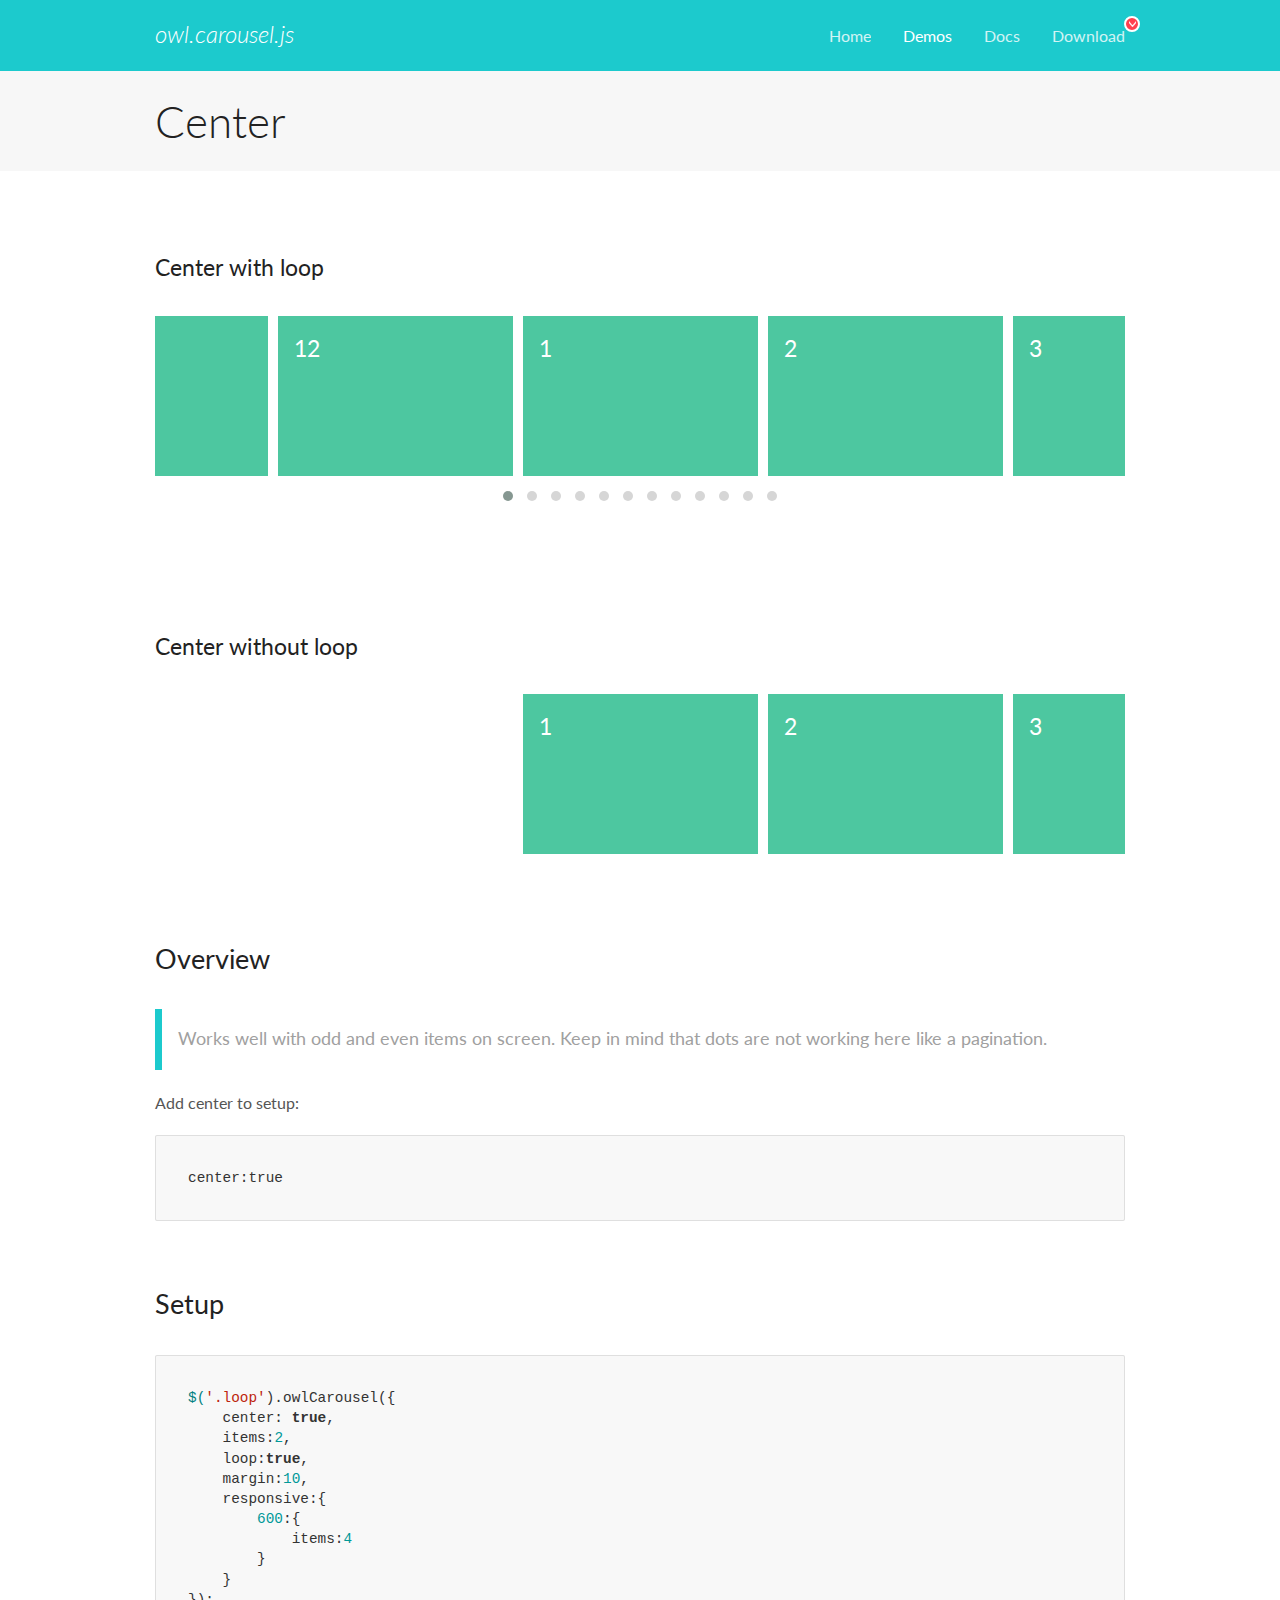
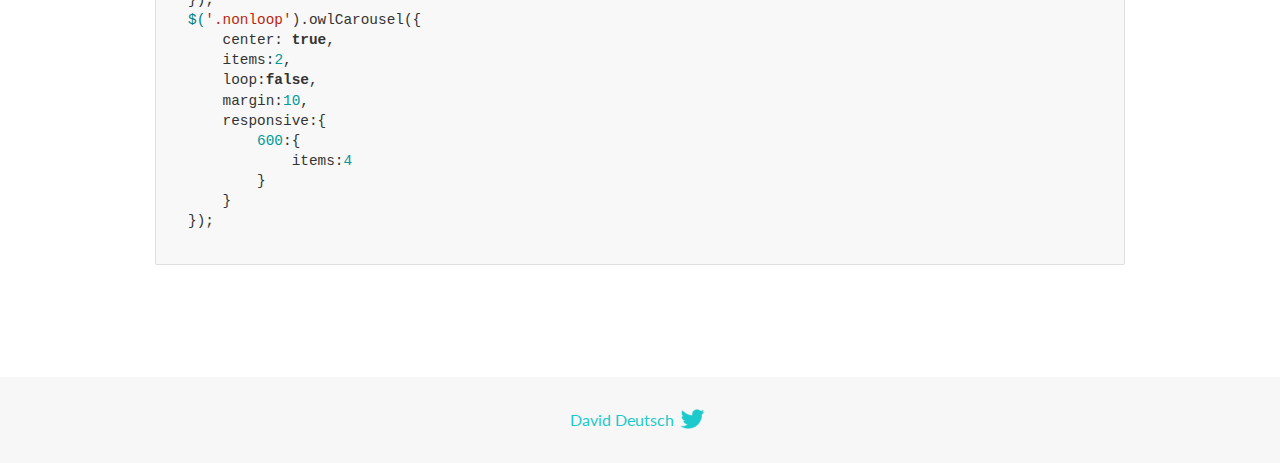
<file: netflix-page/OwlCarousel2-2.3.4/docs/demos/center.html>
<!DOCTYPE html>
<html lang="en">
  <head>

    <!-- head -->
    <meta charset="utf-8">
    <meta name="msapplication-tap-highlight" content="no" />
    <meta name="viewport" content="width=device-width, initial-scale=1.0" />
    <meta name="description" content="Center carousel">
    <meta name="author" content="David Deutsch">
    <title>
      Center Demo | Owl Carousel | 2.3.4
    </title>

    <!-- Stylesheets -->
    <link href='https://fonts.googleapis.com/css?family=Lato:300,400,700,400italic,300italic' rel='stylesheet' type='text/css'>
    <link rel="stylesheet" href="../assets/css/docs.theme.min.css">

    <!-- Owl Stylesheets -->
    <link rel="stylesheet" href="../assets/owlcarousel/assets/owl.carousel.min.css">
    <link rel="stylesheet" href="../assets/owlcarousel/assets/owl.theme.default.min.css">

    <!-- HTML5 shim and Respond.js IE8 support of HTML5 elements and media queries -->

    <!--[if lt IE 9]>
      <script src="https://oss.maxcdn.com/libs/html5shiv/3.7.0/html5shiv.js"></script>
      <script src="https://oss.maxcdn.com/libs/respond.js/1.3.0/respond.min.js"></script>
    <![endif]-->

    <!-- Favicons -->
    <link rel="apple-touch-icon-precomposed" sizes="144x144" href="../assets/ico/apple-touch-icon-144-precomposed.png">
    <link rel="shortcut icon" href="../assets/ico/favicon.png">
    <link rel="shortcut icon" href="favicon.ico">

    <!-- Yeah i know js should not be in header. Its required for demos.-->

    <!-- javascript -->
    <script src="../assets/vendors/jquery.min.js"></script>
    <script src="../assets/owlcarousel/owl.carousel.js"></script>
  </head>
  <body>

    <!-- header -->
    <header class="header">
      <div class="row">
        <div class="large-12 columns">
          <div class="brand left">
            <h3>
              <a href="/OwlCarousel2/">owl.carousel.js</a> 
            </h3>
          </div>
          <a id="toggle-nav" class="right">
            <span></span> <span></span> <span></span> 
          </a> 
          <div class="nav-bar">
            <ul class="clearfix">
              <li> <a href="/OwlCarousel2/index.html">Home</a>  </li>
              <li class="active">
                <a href="/OwlCarousel2/demos/demos.html">Demos</a> 
              </li>
              <li> <a href="/OwlCarousel2/docs/started-welcome.html">Docs</a>  </li>
              <li>
                <a href="https://github.com/OwlCarousel2/OwlCarousel2/archive/2.3.4.zip">Download</a> 
                <span class="download"></span> 
              </li>
            </ul>
          </div>
        </div>
      </div>
    </header>

    <!-- title -->
    <section class="title">
      <div class="row">
        <div class="large-12 columns">
          <h1>Center</h1>
        </div>
      </div>
    </section>

    <!--  Demos -->
    <section id="demos">
      <div class="row">
        <div class="large-12 columns">
          <h4 id="center-with-loop">Center with loop</h4>
          <div class="loop owl-carousel owl-theme">
            <div class="item">
              <h4>1</h4>
            </div>
            <div class="item">
              <h4>2</h4>
            </div>
            <div class="item">
              <h4>3</h4>
            </div>
            <div class="item">
              <h4>4</h4>
            </div>
            <div class="item">
              <h4>5</h4>
            </div>
            <div class="item">
              <h4>6</h4>
            </div>
            <div class="item">
              <h4>7</h4>
            </div>
            <div class="item">
              <h4>8</h4>
            </div>
            <div class="item">
              <h4>9</h4>
            </div>
            <div class="item">
              <h4>10</h4>
            </div>
            <div class="item">
              <h4>11</h4>
            </div>
            <div class="item">
              <h4>12</h4>
            </div>
          </div>
          <br>
          <h4 id="center-without-loop">Center without loop</h4>
          <div class="nonloop owl-carousel">
            <div class="item">
              <h4>1</h4>
            </div>
            <div class="item">
              <h4>2</h4>
            </div>
            <div class="item">
              <h4>3</h4>
            </div>
            <div class="item">
              <h4>4</h4>
            </div>
            <div class="item">
              <h4>5</h4>
            </div>
            <div class="item">
              <h4>6</h4>
            </div>
            <div class="item">
              <h4>7</h4>
            </div>
            <div class="item">
              <h4>8</h4>
            </div>
            <div class="item">
              <h4>9</h4>
            </div>
            <div class="item">
              <h4>10</h4>
            </div>
            <div class="item">
              <h4>11</h4>
            </div>
            <div class="item">
              <h4>12</h4>
            </div>
          </div>
          <h3 id="overview">Overview</h3>
          <blockquote>
            <p>Works well with odd and even items on screen. Keep in mind that dots are not working here like a pagination.</p>
          </blockquote>
          <p>Add center to setup:</p>
          <pre><code>center:true</code></pre>
          <h3 id="setup">Setup</h3>
          <pre><code>$(&#39;.loop&#39;).owlCarousel({
    center: true,
    items:2,
    loop:true,
    margin:10,
    responsive:{
        600:{
            items:4
        }
    }
});
$(&#39;.nonloop&#39;).owlCarousel({
    center: true,
    items:2,
    loop:false,
    margin:10,
    responsive:{
        600:{
            items:4
        }
    }
});</code></pre>
          <script>
            jQuery(document).ready(function($) {
              $('.loop').owlCarousel({
                center: true,
                items: 2,
                loop: true,
                margin: 10,
                responsive: {
                  600: {
                    items: 4
                  }
                }
              });
              $('.nonloop').owlCarousel({
                center: true,
                items: 2,
                loop: false,
                margin: 10,
                responsive: {
                  600: {
                    items: 4
                  }
                }
              });
            });
          </script>
        </div>
      </div>
    </section>

    <!-- footer -->
    <footer class="footer">
      <div class="row">
        <div class="large-12 columns">
          <h5>
            <a href="/OwlCarousel2/docs/support-contact.html">David Deutsch</a> 
            <a id="custom-tweet-button" href="https://twitter.com/share?url=https://github.com/OwlCarousel2/OwlCarousel2&text=Owl Carousel - This is so awesome! " target="_blank"></a> 
          </h5>
        </div>
      </div>
    </footer>

    <!-- vendors -->
    <script src="../assets/vendors/highlight.js"></script>
    <script src="../assets/js/app.js"></script>
  </body>
</html>
</file>
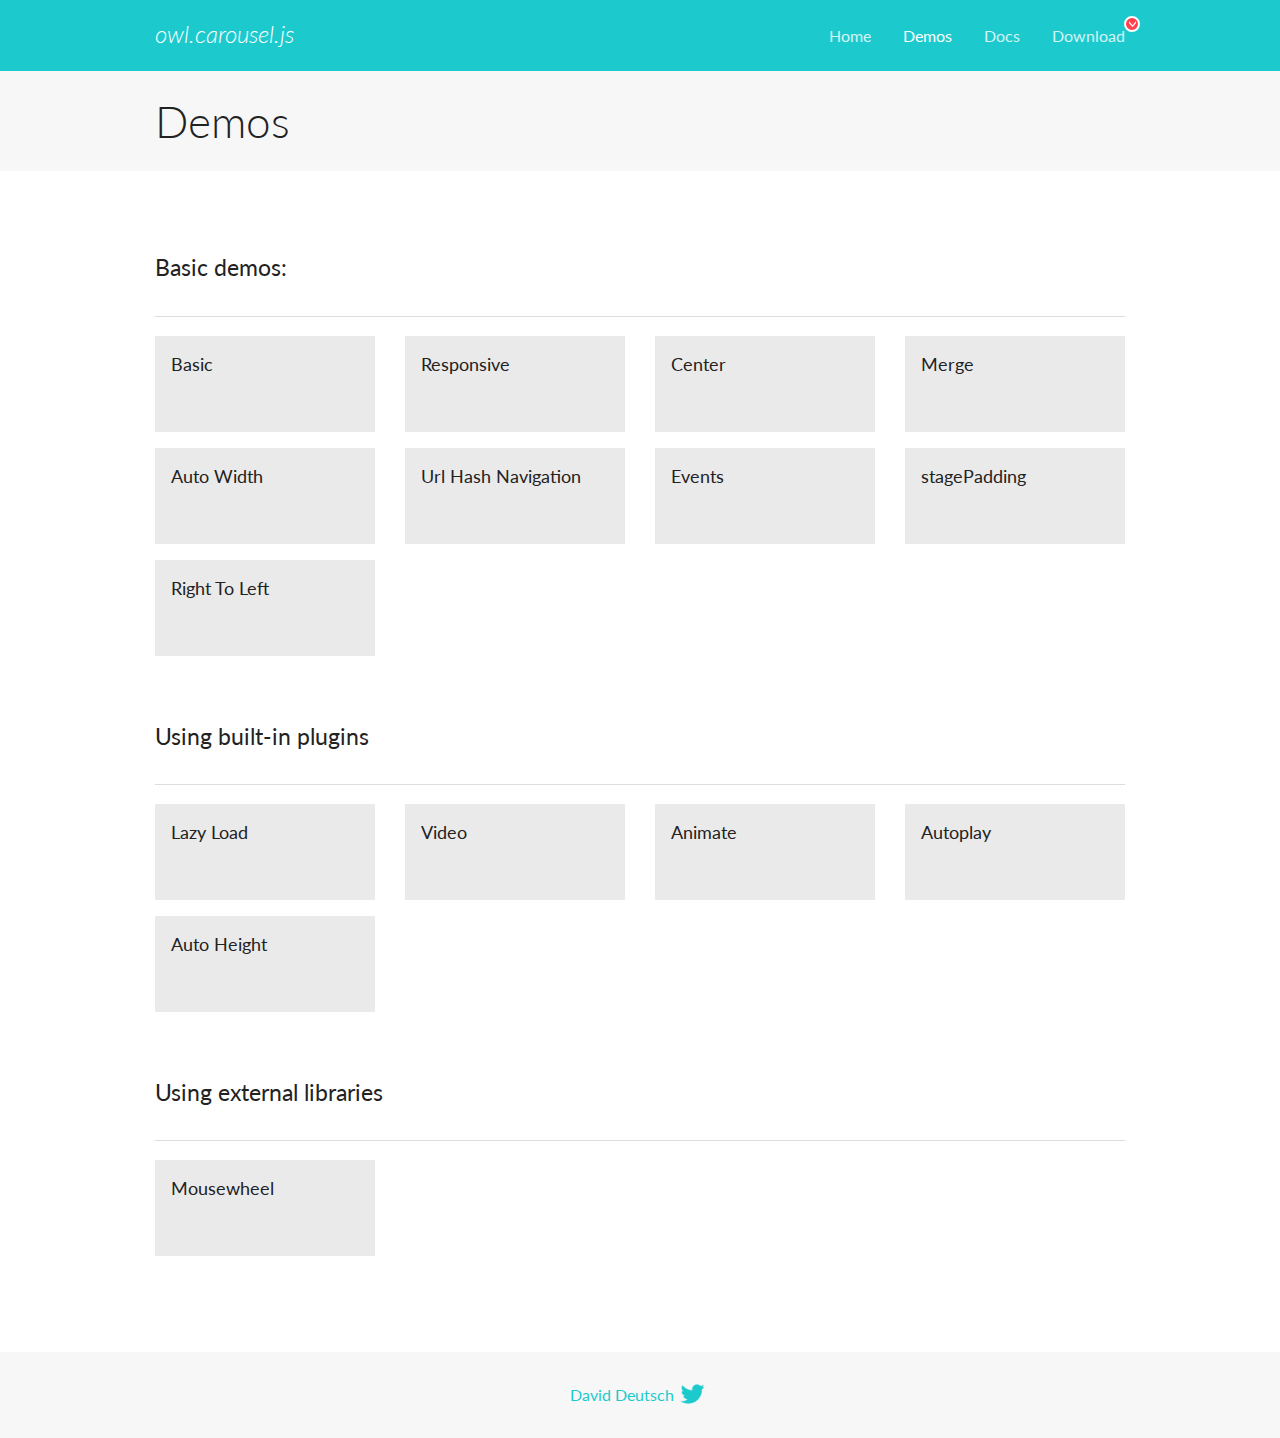
<file: netflix-page/OwlCarousel2-2.3.4/docs/demos/demos.html>
<!DOCTYPE html>
<html lang="en">
  <head>

    <!-- head -->
    <meta charset="utf-8">
    <meta name="msapplication-tap-highlight" content="no" />
    <meta name="viewport" content="width=device-width, initial-scale=1.0" />
    <meta name="description" content="A list of Owl Carousel examples.">
    <meta name="author" content="David Deutsch">
    <title>
      Demos | Owl Carousel | 2.3.4
    </title>

    <!-- Stylesheets -->
    <link href='https://fonts.googleapis.com/css?family=Lato:300,400,700,400italic,300italic' rel='stylesheet' type='text/css'>
    <link rel="stylesheet" href="../assets/css/docs.theme.min.css">

    <!-- Owl Stylesheets -->
    <link rel="stylesheet" href="../assets/owlcarousel/assets/owl.carousel.min.css">
    <link rel="stylesheet" href="../assets/owlcarousel/assets/owl.theme.default.min.css">

    <!-- HTML5 shim and Respond.js IE8 support of HTML5 elements and media queries -->

    <!--[if lt IE 9]>
      <script src="https://oss.maxcdn.com/libs/html5shiv/3.7.0/html5shiv.js"></script>
      <script src="https://oss.maxcdn.com/libs/respond.js/1.3.0/respond.min.js"></script>
    <![endif]-->

    <!-- Favicons -->
    <link rel="apple-touch-icon-precomposed" sizes="144x144" href="../assets/ico/apple-touch-icon-144-precomposed.png">
    <link rel="shortcut icon" href="../assets/ico/favicon.png">
    <link rel="shortcut icon" href="favicon.ico">

    <!-- Yeah i know js should not be in header. Its required for demos.-->

    <!-- javascript -->
    <script src="../assets/vendors/jquery.min.js"></script>
    <script src="../assets/owlcarousel/owl.carousel.js"></script>
  </head>
  <body>

    <!-- header -->
    <header class="header">
      <div class="row">
        <div class="large-12 columns">
          <div class="brand left">
            <h3>
              <a href="/OwlCarousel2/">owl.carousel.js</a> 
            </h3>
          </div>
          <a id="toggle-nav" class="right">
            <span></span> <span></span> <span></span> 
          </a> 
          <div class="nav-bar">
            <ul class="clearfix">
              <li> <a href="/OwlCarousel2/index.html">Home</a>  </li>
              <li class="active">
                <a href="/OwlCarousel2/demos/demos.html">Demos</a> 
              </li>
              <li> <a href="/OwlCarousel2/docs/started-welcome.html">Docs</a>  </li>
              <li>
                <a href="https://github.com/OwlCarousel2/OwlCarousel2/archive/2.3.4.zip">Download</a> 
                <span class="download"></span> 
              </li>
            </ul>
          </div>
        </div>
      </div>
    </header>

    <!-- title -->
    <section class="title">
      <div class="row">
        <div class="large-12 columns">
          <h1>Demos</h1>
        </div>
      </div>
    </section>

    <!--  Demos -->
    <section id="demos">
      <div class="row">
        <div class="large-12 columns">
          <h4 id="basic-demos-">Basic demos:</h4>
          <hr>
          <div class="demo-list">
            <div class="row">
              <div class="small-6 medium-4 large-3 columns">
                <a href="basic.html" class="demo-block">
                  <h5>Basic </h5>
                </a> 
              </div>
              <div class="small-6 medium-4 large-3 columns">
                <a href="responsive.html" class="demo-block">
                  <h5>Responsive </h5>
                </a> 
              </div>
              <div class="small-6 medium-4 large-3 columns">
                <a href="center.html" class="demo-block">
                  <h5>Center </h5>
                </a> 
              </div>
              <div class="small-6 medium-4 large-3 columns">
                <a href="merge.html" class="demo-block">
                  <h5>Merge </h5>
                </a> 
              </div>
              <div class="small-6 medium-4 large-3 columns">
                <a href="autowidth.html" class="demo-block">
                  <h5>Auto Width </h5>
                </a> 
              </div>
              <div class="small-6 medium-4 large-3 columns">
                <a href="urlhashnav.html" class="demo-block">
                  <h5>Url Hash Navigation </h5>
                </a> 
              </div>
              <div class="small-6 medium-4 large-3 columns">
                <a href="events.html" class="demo-block">
                  <h5>Events </h5>
                </a> 
              </div>
              <div class="small-6 medium-4 large-3 columns">
                <a href="stagepadding.html" class="demo-block">
                  <h5>stagePadding </h5>
                </a> 
              </div>
              <div class="small-6 medium-4 large-3 columns">
                <a href="rtl.html" class="demo-block">
                  <h5>Right To Left </h5>
                </a> 
              </div>
            </div>
          </div>
          <h4 id="using-built-in-plugins">Using built-in plugins</h4>
          <hr>
          <div class="demo-list">
            <div class="row">
              <div class="small-6 medium-4 large-3 columns">
                <a href="lazyLoad.html" class="demo-block">
                  <h5>Lazy Load </h5>
                </a> 
              </div>
              <div class="small-6 medium-4 large-3 columns">
                <a href="video.html" class="demo-block">
                  <h5>Video </h5>
                </a> 
              </div>
              <div class="small-6 medium-4 large-3 columns">
                <a href="animate.html" class="demo-block">
                  <h5>Animate </h5>
                </a> 
              </div>
              <div class="small-6 medium-4 large-3 columns">
                <a href="autoplay.html" class="demo-block">
                  <h5>Autoplay </h5>
                </a> 
              </div>
              <div class="small-6 medium-4 large-3 columns">
                <a href="autoheight.html" class="demo-block">
                  <h5>Auto Height </h5>
                </a> 
              </div>
            </div>
          </div>
          <h4 id="using-external-libraries">Using external libraries</h4>
          <hr>
          <div class="demo-list">
            <div class="row">
              <div class="small-6 medium-4 large-3 columns">
                <a href="mousewheel.html" class="demo-block">
                  <h5>Mousewheel </h5>
                </a> 
              </div>
            </div>
          </div>
        </div>
      </div>
    </section>

    <!-- footer -->
    <footer class="footer">
      <div class="row">
        <div class="large-12 columns">
          <h5>
            <a href="/OwlCarousel2/docs/support-contact.html">David Deutsch</a> 
            <a id="custom-tweet-button" href="https://twitter.com/share?url=https://github.com/OwlCarousel2/OwlCarousel2&text=Owl Carousel - This is so awesome! " target="_blank"></a> 
          </h5>
        </div>
      </div>
    </footer>

    <!-- vendors -->
    <script src="../assets/vendors/highlight.js"></script>
    <script src="../assets/js/app.js"></script>
  </body>
</html>
</file>
<file: css/style.css>
body {
    background-color: rgb(170, 170, 252);
    margin-left: 100px;
    margin-right: 100px;
}

header {
    margin-top: 50px;
}

h1 {
    color: chartreuse;
    font-family: 'Courier New', Courier, monospace;
}

h2 {
    font-family: 'Courier New', Courier, monospace;
}

p {
    font-size: medium;
}
a {
    color: yellow;
}


.img_padrao {
    margin-bottom: 20px;
    width: 150px;
}

.img_partners {
    width: 100px;
}

footer  {
    margin-top: 30px;;
    margin-bottom: 30px;
}
</file>
<file: instagram-page/style.css>
/** Start CSS **/
* {
    padding: 0;
    margin: 0;
    box-sizing: border-box;
    text-decoration: none;
    font-family: sans-serif;
    font-size: 14px;
}

body {
    width: 100%;
    min-height: 100vh;
    background-color: rgb(243, 243, 243);
    margin: 0;
    padding: 0;
    display: flex;
    justify-content: center;
}

.instagram-wrapper {
    display: flex;
    align-items: center;
    justify-content: start;
    width: 60%;
    height: 100vh;
}
/** LEFT SIDE **/
.instagram-left-side {
    display: flex;
    align-items: center;
    justify-content: center;
    width: 50%;
}

.instagram-left-side img {
    height: 50rem;
}

/** RIGHT SIDE **/

.instagram-right-side {
    display: flex;
    flex-direction: column; /* usando COLUMN muda a direção de: align-intems & justify-content" */
    align-items: center; /* horizontal now */
    justify-content: space-around; /* vertical now */
   
    width: 50%;
    min-height: 34rem;
}

.card-group {
    display: flex;
    justify-content: space-between;
    align-items: center;
    flex-direction: column;

    background-color: #ffffff;
    width: 100%;
    padding: 1.3rem 0;
    border: 1px solid lightgray;
}

.card-group:nth-child(1) {
    min-height: 19rem;
}

.instagram-logo {
    height: 3rem;
}
.profile-photo {
    display: flex;
    justify-content: center;
    align-items: center;
    border-radius: 40%;
    border: 1px solid lightgray;
    overflow: hidden;
}

.profile-photo img {
    height: 6rem;
}

.instagram-login {
    background-color: #0095f6;
    color: #ffffff;
    padding: 8px;
    border-radius: 4px;
}

.instagram-logout {
    color: #0095f6;
    margin-top: 1rem;
}

.not-account {
    color: rgb(160, 160, 160);
}

.link-blue {
    color: #0095f6;
}

.get-the-app {
    display: flex;
    flex-direction: column;
    align-items: center;
    justify-content: center;
    width: 100%;
    padding: 1.3rem 0;
}

.download {
    display: flex;
    width: 100%;
    justify-content: space-evenly;
    align-items: center;
    padding: 1rem;
}

.app-download {
    height: 3rem;
    width: 10rem;
    background-size: cover;
}

.app-download:nth-child(1) {
    background-image: url('./img/apple-button.png');
    border-radius: 4px;
}

.app-download:nth-child(2) {
    background-image: url('./img/googleplay-button.png');
    border-radius: 4px;
}

/* media queries */


@media (max-width: 1024px) {
    .instagram-wrapper {
        width: 90%;
    }
}

@media (max-width: 650px) {
    body {
        background-color: #ffffff;
    }

    .instagram-wrapper {
        width: 90%;
    }

    .instagram-left-side {
        display: none;
    }

    .instagram-right-side {
        width: 100%;
    }
    
    .card-group {
        border: 1px solid transparent;
    }
}
</file>
